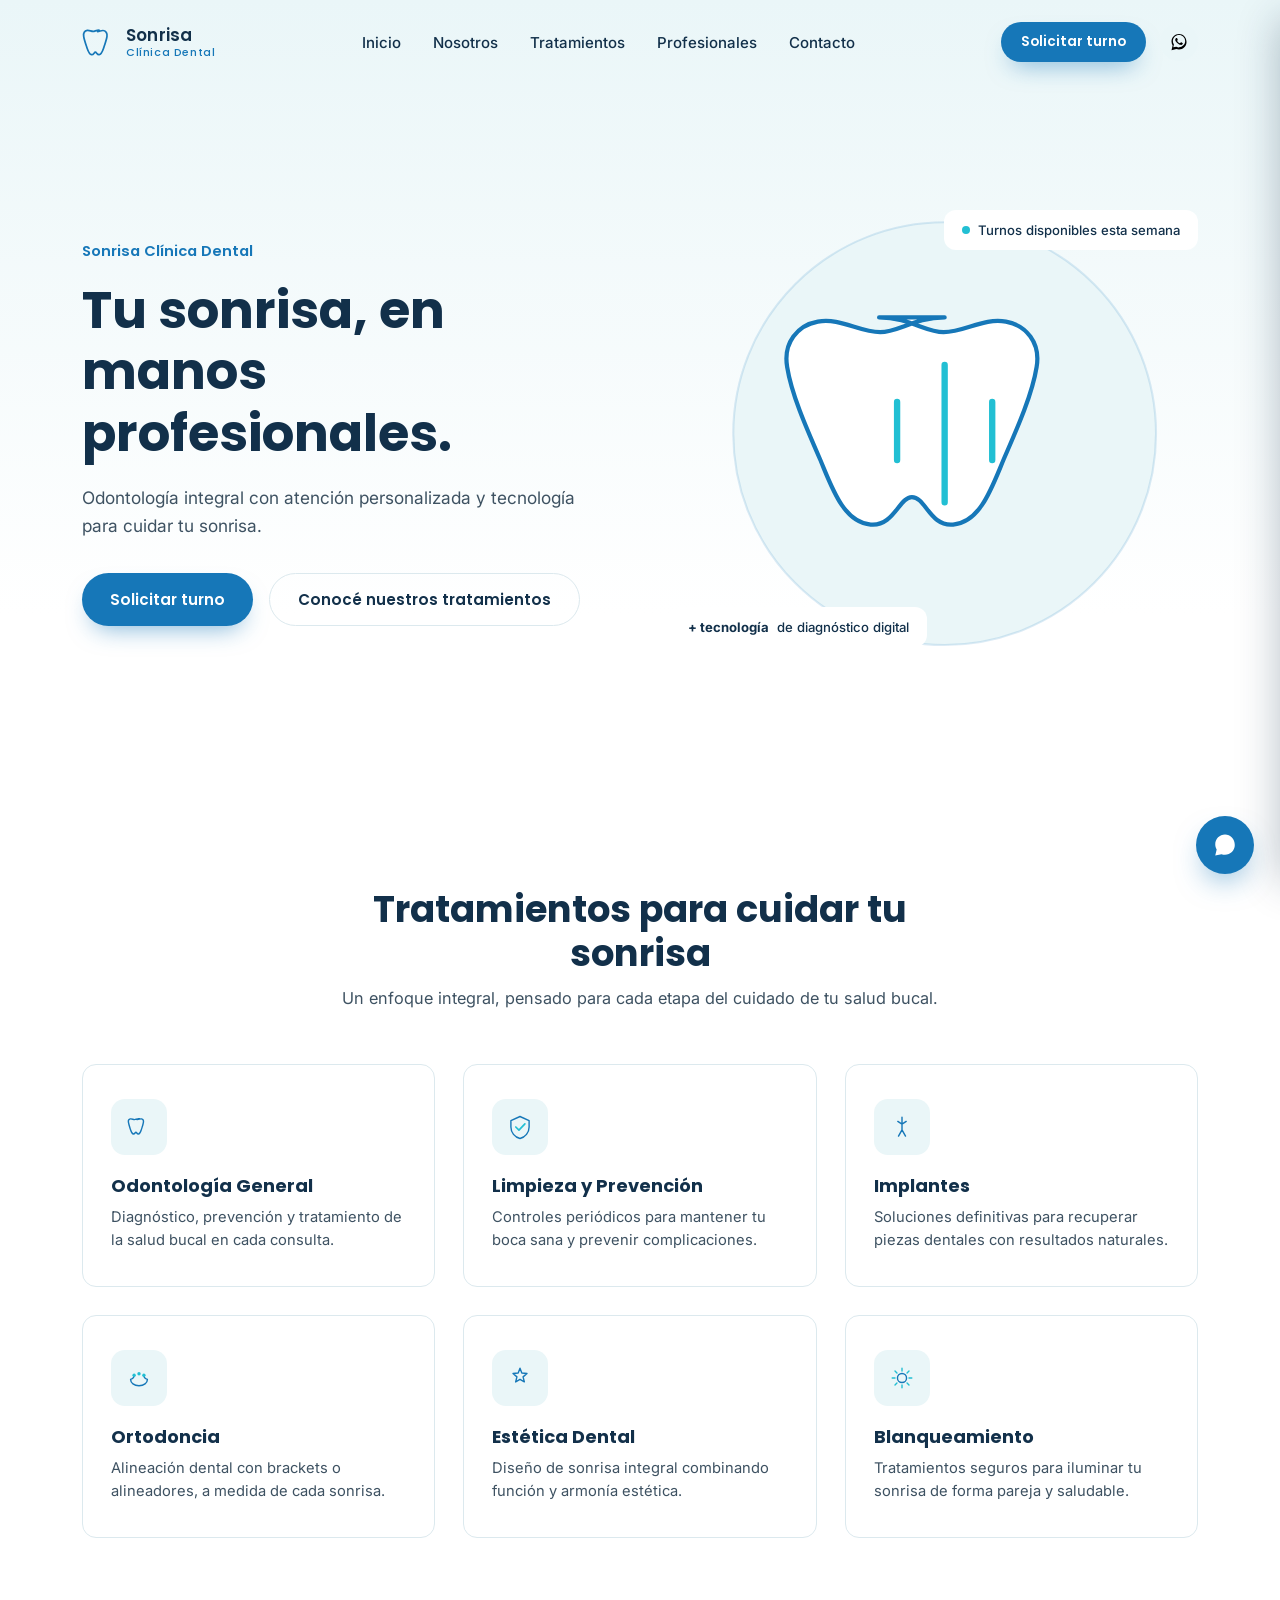
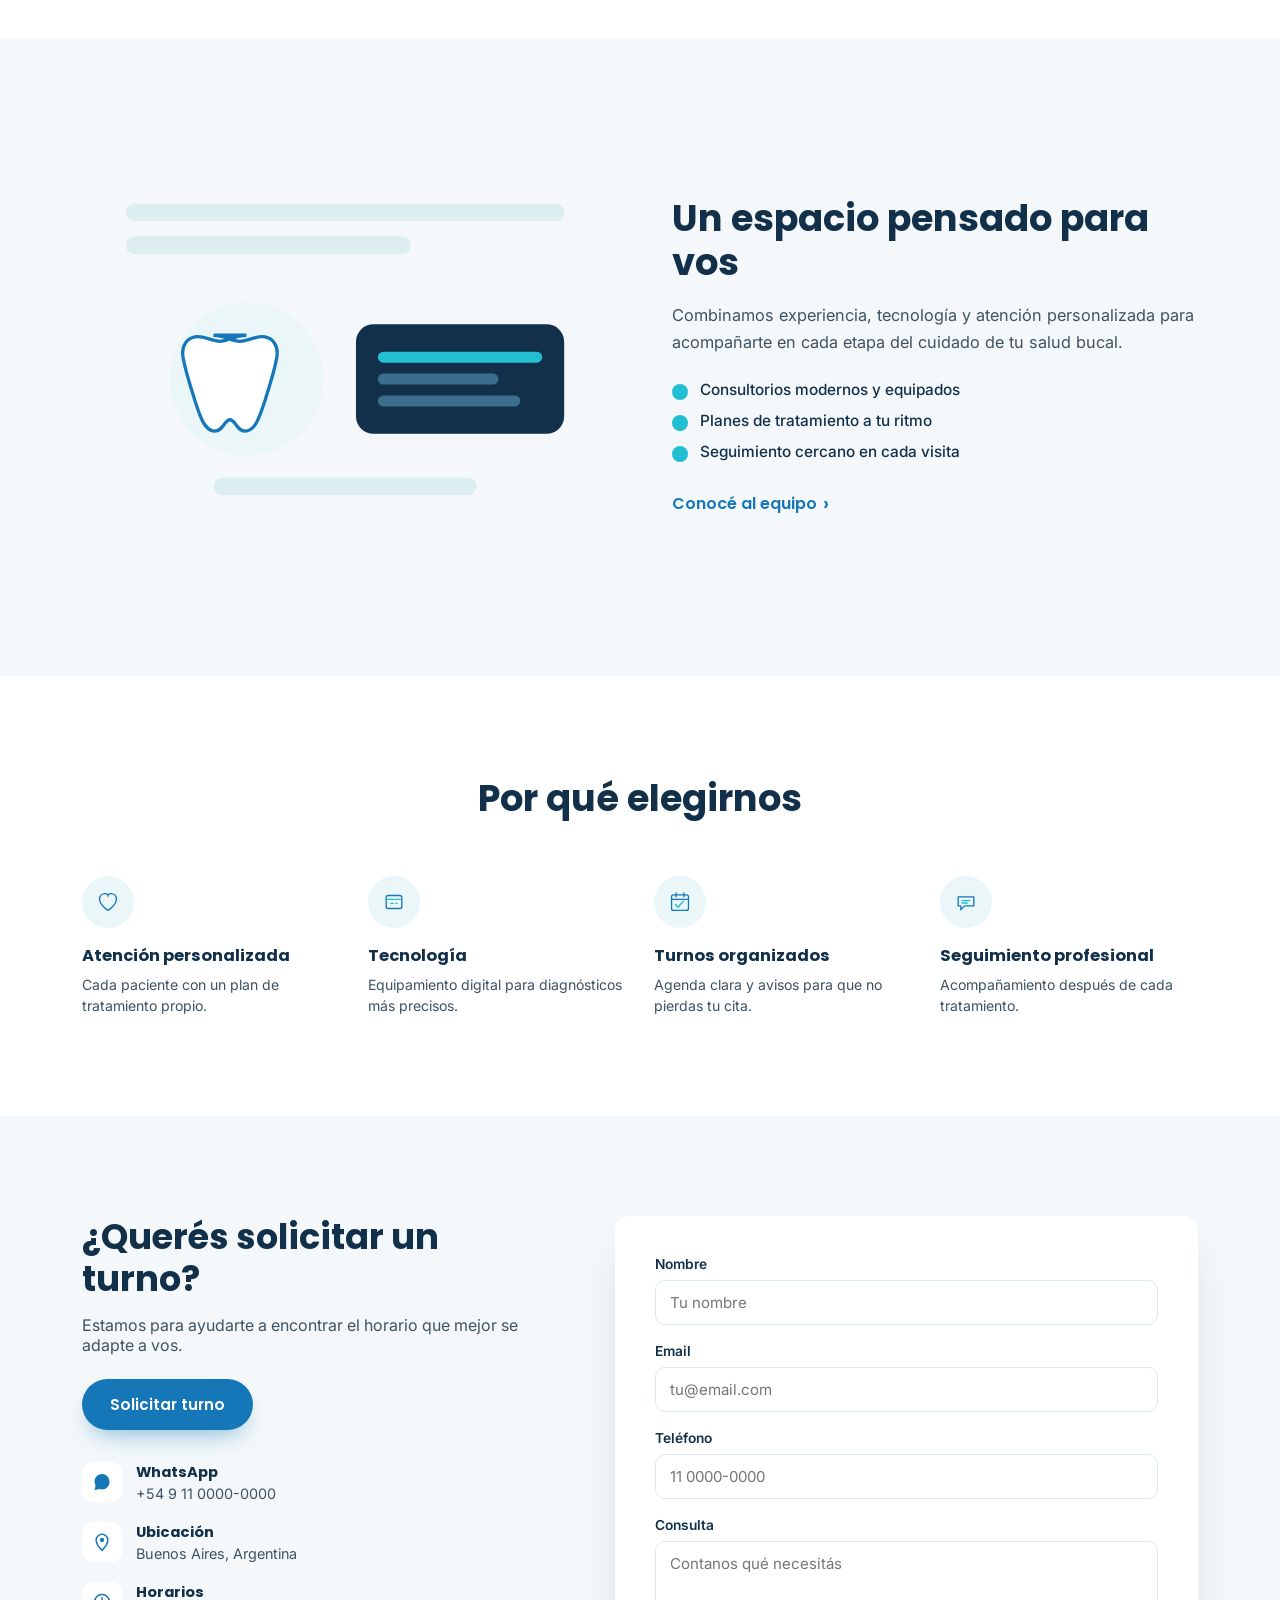
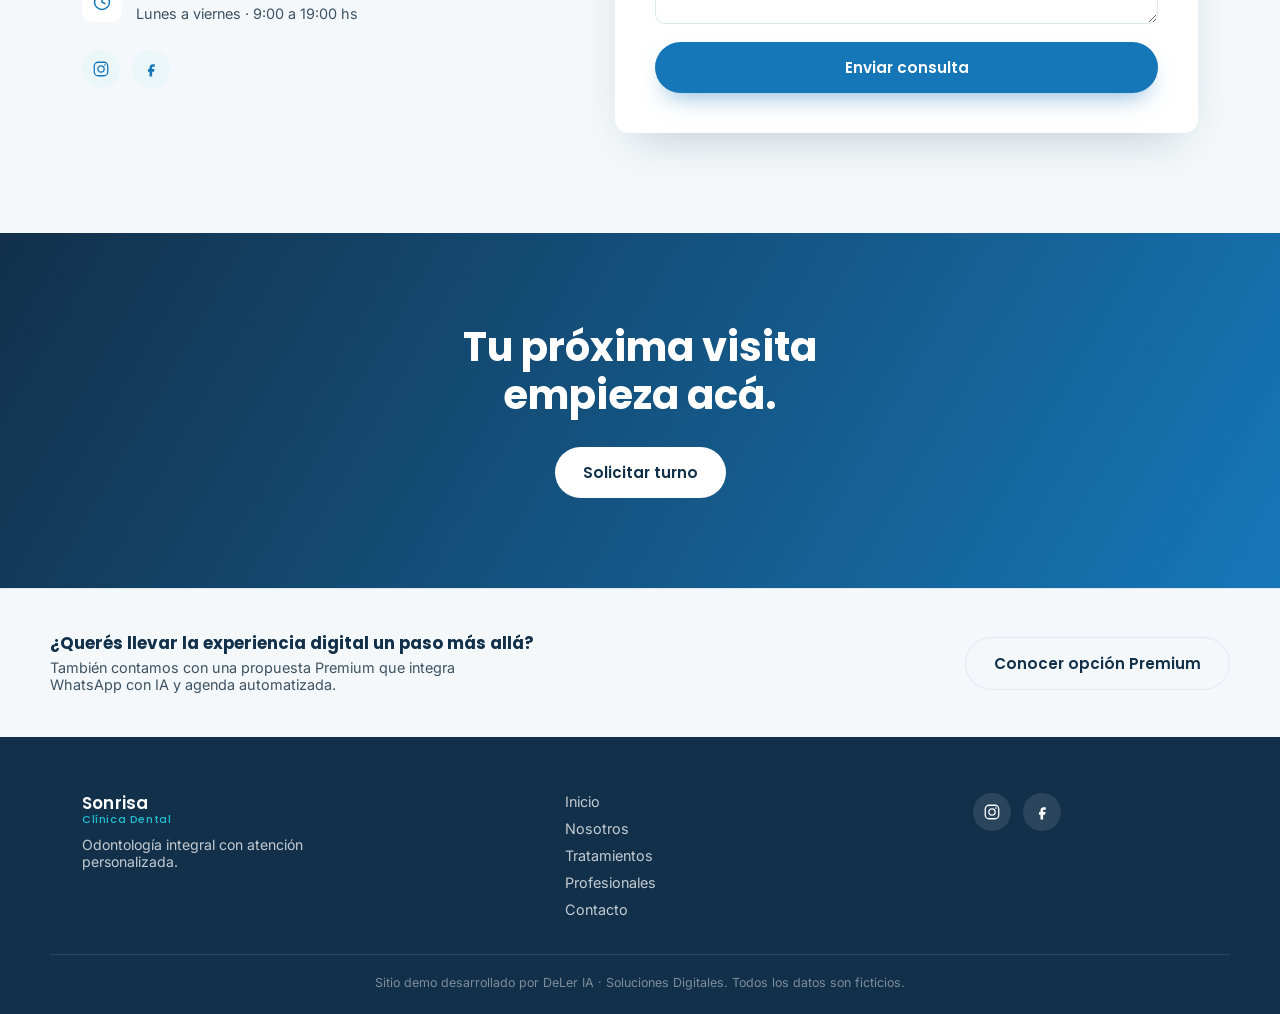
<file: index.html>
<!DOCTYPE html>
<html lang="es">
<head>
<meta charset="UTF-8">
<meta name="viewport" content="width=device-width, initial-scale=1.0">
<title>Sonrisa Clínica Dental — Odontología integral</title>
<link rel="preconnect" href="https://fonts.googleapis.com">
<link rel="preconnect" href="https://fonts.gstatic.com" crossorigin>
<link href="https://fonts.googleapis.com/css2?family=Poppins:wght@500;600;700&family=Inter:wght@400;500;600&display=swap" rel="stylesheet">
<link rel="stylesheet" href="style.css">
</head>
<body>

<!-- ============ HEADER ============ -->
<header class="site-header" id="siteHeader">
  <div class="header-inner">
    <a href="#inicio" class="logo">
      <span class="logo-mark">
        <svg viewBox="0 0 40 40" width="34" height="34" aria-hidden="true">
          <path d="M20 6c-3.2 0-5 1.6-7 1.6-2.3 0-4.4-1.6-6.8-1.2C3.2 6.9 1.5 9.8 2 13.4c.5 3.7 2 8 3.6 12.6 1.3 3.7 2.6 8.6 5.6 8.9 2.6.3 3.1-3 4.5-3 1.5 0 1.9 3.3 4.5 3 3-.3 4.3-5.2 5.6-8.9 1.6-4.6 3.1-8.9 3.6-12.6.5-3.6-1.2-6.5-4.2-6.9-2.4-.4-4.5 1.2-6.8 1.2z"
                fill="none" stroke="currentColor" stroke-width="2" stroke-linejoin="round"/>
        </svg>
      </span>
      <span class="logo-text">Sonrisa<em>Clínica Dental</em></span>
    </a>

    <nav class="main-nav" id="mainNav">
      <a href="#inicio">Inicio</a>
      <a href="#nosotros">Nosotros</a>
      <a href="#tratamientos">Tratamientos</a>
      <a href="#profesionales">Profesionales</a>
      <a href="#contacto">Contacto</a>
    </nav>

    <div class="header-actions">
      <a href="#contacto" class="btn btn-primary btn-sm">Solicitar turno</a>
      <a href="https://wa.me/5491100000000" target="_blank" rel="noopener" class="icon-btn whatsapp-header" aria-label="Escribinos por WhatsApp">
        <svg viewBox="0 0 32 32" width="20" height="20" aria-hidden="true"><path d="M16.02 3C9.4 3 4 8.36 4 15.02c0 2.35.64 4.55 1.76 6.44L4 29l7.72-1.7a11.9 11.9 0 0 0 4.3.79h.01c6.62 0 12.02-5.36 12.02-12.02C28.05 8.4 22.65 3 16.02 3zm0 21.8c-1.5 0-2.98-.4-4.27-1.16l-.3-.18-4.58 1 1.02-4.46-.2-.32a9.75 9.75 0 0 1-1.5-5.2c0-5.42 4.42-9.83 9.85-9.83 2.63 0 5.1 1.03 6.96 2.9a9.72 9.72 0 0 1 2.88 6.94c0 5.42-4.42 9.83-9.86 9.83zm5.4-7.36c-.3-.15-1.76-.87-2.03-.97-.27-.1-.47-.15-.67.15-.2.3-.77.97-.94 1.16-.17.2-.35.22-.65.07-.3-.15-1.25-.46-2.38-1.47-.88-.78-1.47-1.75-1.65-2.05-.17-.3-.02-.46.13-.6.14-.14.3-.35.45-.53.15-.17.2-.3.3-.5.1-.2.05-.37-.02-.52-.08-.15-.67-1.62-.92-2.22-.24-.58-.49-.5-.67-.5h-.57c-.2 0-.52.07-.79.37-.27.3-1.04 1.02-1.04 2.48 0 1.46 1.07 2.87 1.22 3.07.15.2 2.1 3.2 5.1 4.5.71.3 1.27.49 1.7.62.72.23 1.37.2 1.88.12.57-.09 1.76-.72 2.01-1.41.25-.7.25-1.29.17-1.41-.07-.12-.27-.2-.57-.35z"/></svg>
      </a>
    </div>

    <button class="hamburger" id="hamburgerBtn" aria-label="Abrir menú" aria-expanded="false">
      <span></span><span></span><span></span>
    </button>
  </div>
</header>

<!-- ============ MOBILE NAV OVERLAY ============ -->
<div class="mobile-nav" id="mobileNav">
  <a href="#inicio">Inicio</a>
  <a href="#nosotros">Nosotros</a>
  <a href="#tratamientos">Tratamientos</a>
  <a href="#profesionales">Profesionales</a>
  <a href="#contacto">Contacto</a>
  <a href="#contacto" class="btn btn-primary">Solicitar turno</a>
</div>

<main>

  <!-- ============ HERO ============ -->
  <section class="hero" id="inicio">
    <div class="hero-inner">
      <div class="hero-copy reveal">
        <p class="hero-kicker">Sonrisa Clínica Dental</p>
        <h1>Tu sonrisa, en manos profesionales.</h1>
        <p class="hero-text">Odontología integral con atención personalizada y tecnología para cuidar tu sonrisa.</p>
        <div class="hero-actions">
          <a href="#contacto" class="btn btn-primary">Solicitar turno</a>
          <a href="#tratamientos" class="btn btn-ghost">Conocé nuestros tratamientos</a>
        </div>
      </div>
      <div class="hero-visual reveal" aria-hidden="true">
        <div class="hero-blob"></div>
        <svg class="hero-illustration" viewBox="0 0 480 480" fill="none">
          <circle cx="240" cy="240" r="200" fill="#EAF6F8"/>
          <path d="M240 130c-28 0-44 14-61 14-20 0-38-14-59-10-19 3.4-33 20-29 43 4 25 17 55 31 87 11 26 22 60 48 62 22 2 27-26 39-26 13 0 17 28 39 26 26-2 37-36 48-62 14-32 27-62 31-87 4-23-10-39.6-29-43-21-4-39 10-59 10-17 0-33-14-61-14z"
                fill="#FFFFFF" stroke="#1677B8" stroke-width="4" stroke-linejoin="round"/>
          <path d="M240 175v130M195 210v55M285 210v55" stroke="#22BFD3" stroke-width="6" stroke-linecap="round"/>
          <circle cx="240" cy="240" r="200" fill="none" stroke="#1677B8" stroke-width="2" stroke-opacity="0.15"/>
        </svg>
        <div class="floating-card floating-card--top">
          <span class="dot"></span> Turnos disponibles esta semana
        </div>
        <div class="floating-card floating-card--bottom">
          <strong>+ tecnología</strong> de diagnóstico digital
        </div>
      </div>
    </div>
  </section>

  <!-- ============ TRATAMIENTOS ============ -->
  <section class="section" id="tratamientos">
    <div class="section-inner">
      <div class="section-heading reveal">
        <h2>Tratamientos para cuidar tu sonrisa</h2>
        <p>Un enfoque integral, pensado para cada etapa del cuidado de tu salud bucal.</p>
      </div>

      <div class="treatments-grid">
        <article class="treatment-card reveal">
          <span class="treatment-icon">
            <svg viewBox="0 0 40 40" width="28" height="28"><path d="M20 8c-3 0-4.6 1.4-6.4 1.4-2 0-3.8-1.4-6-1-1.7.3-3.1 1.9-2.8 4.3.4 3 1.6 6.6 2.8 10.3 1 3 2 6.9 4.4 7.1 2 .2 2.4-2.6 3.6-2.6 1.2 0 1.5 2.8 3.6 2.6 2.4-.2 3.4-4.1 4.4-7.1 1.2-3.7 2.4-6.9 2.8-10.3.3-2.4-1.1-3.9-2.8-4.3-2-.4-3.6 1-6 1S23 8 20 8z" fill="none" stroke="#1677B8" stroke-width="2" stroke-linejoin="round"/></svg>
          </span>
          <h3>Odontología General</h3>
          <p>Diagnóstico, prevención y tratamiento de la salud bucal en cada consulta.</p>
        </article>

        <article class="treatment-card reveal">
          <span class="treatment-icon">
            <svg viewBox="0 0 40 40" width="28" height="28"><path d="M20 5 33 11v9c0 8-5.5 14.7-13 16.5C12.5 34.7 7 28 7 20v-9l13-6Z" fill="none" stroke="#1677B8" stroke-width="2" stroke-linejoin="round"/><path d="M14 20l4.5 4.5L27 15.5" fill="none" stroke="#22BFD3" stroke-width="2.4" stroke-linecap="round" stroke-linejoin="round"/></svg>
          </span>
          <h3>Limpieza y Prevención</h3>
          <p>Controles periódicos para mantener tu boca sana y prevenir complicaciones.</p>
        </article>

        <article class="treatment-card reveal">
          <span class="treatment-icon">
            <svg viewBox="0 0 40 40" width="28" height="28"><path d="M20 6v10M14 12l6 4 6-4M20 16v8M15 33l5-9 5 9" fill="none" stroke="#1677B8" stroke-width="2" stroke-linecap="round" stroke-linejoin="round"/></svg>
          </span>
          <h3>Implantes</h3>
          <p>Soluciones definitivas para recuperar piezas dentales con resultados naturales.</p>
        </article>

        <article class="treatment-card reveal">
          <span class="treatment-icon">
            <svg viewBox="0 0 40 40" width="28" height="28"><path d="M8 22c3-1 5-3 5-6M32 22c-3-1-5-3-5-6M8 22c0 5 5 9 12 9s12-4 12-9" fill="none" stroke="#1677B8" stroke-width="2" stroke-linecap="round"/><circle cx="13" cy="16" r="2.4" fill="#22BFD3"/><circle cx="20" cy="14" r="2.4" fill="#22BFD3"/><circle cx="27" cy="16" r="2.4" fill="#22BFD3"/></svg>
          </span>
          <h3>Ortodoncia</h3>
          <p>Alineación dental con brackets o alineadores, a medida de cada sonrisa.</p>
        </article>

        <article class="treatment-card reveal">
          <span class="treatment-icon">
            <svg viewBox="0 0 40 40" width="28" height="28"><path d="M20 6l2.6 6.9 7.4.6-5.6 4.9 1.8 7.2L20 21.9 13.8 25.6l1.8-7.2-5.6-4.9 7.4-.6L20 6Z" fill="none" stroke="#1677B8" stroke-width="2" stroke-linejoin="round"/></svg>
          </span>
          <h3>Estética Dental</h3>
          <p>Diseño de sonrisa integral combinando función y armonía estética.</p>
        </article>

        <article class="treatment-card reveal">
          <span class="treatment-icon">
            <svg viewBox="0 0 40 40" width="28" height="28"><circle cx="20" cy="20" r="6.5" fill="none" stroke="#1677B8" stroke-width="2"/><path d="M20 6v4M20 30v4M6 20h4M30 20h4M10 10l2.8 2.8M27.2 27.2 30 30M30 10l-2.8 2.8M12.8 27.2 10 30" stroke="#22BFD3" stroke-width="2" stroke-linecap="round"/></svg>
          </span>
          <h3>Blanqueamiento</h3>
          <p>Tratamientos seguros para iluminar tu sonrisa de forma pareja y saludable.</p>
        </article>
      </div>
    </div>
  </section>

  <!-- ============ NOSOTROS ============ -->
  <section class="section section-alt" id="nosotros">
    <div class="section-inner about-grid">
      <div class="about-visual reveal" aria-hidden="true">
        <svg viewBox="0 0 480 400" width="100%">
          <rect x="0" y="0" width="480" height="400" rx="24" fill="#F4F8FA"/>
          <rect x="40" y="60" width="400" height="16" rx="8" fill="#DCEEF2"/>
          <rect x="40" y="90" width="260" height="16" rx="8" fill="#DCEEF2"/>
          <circle cx="150" cy="220" r="70" fill="#EAF6F8"/>
          <path d="M150 180c-11 0-17 5.5-24 5.5-8 0-15-5.5-23-4-7 1.3-12 7.6-11 17 1.6 12 6.4 26 11 41 4 12 8 27 17.5 28 8 .8 9.5-10.4 14.5-10.4 5 0 6.5 11.2 14.5 10.4 9.5-.9 13.5-16 17.5-28 4.6-15 9.4-29 11-41 1-9.4-4-15.7-11-17-8-1.5-15 4-23 4s-13-5.5-24-5.5z" fill="#FFFFFF" stroke="#1677B8" stroke-width="3"/>
          <rect x="250" y="170" width="190" height="100" rx="16" fill="#12304A"/>
          <rect x="270" y="195" width="150" height="10" rx="5" fill="#22BFD3"/>
          <rect x="270" y="215" width="110" height="10" rx="5" fill="#3A6E8C"/>
          <rect x="270" y="235" width="130" height="10" rx="5" fill="#3A6E8C"/>
          <rect x="120" y="310" width="240" height="16" rx="8" fill="#DCEEF2"/>
        </svg>
      </div>
      <div class="about-copy reveal">
        <h2>Un espacio pensado para vos</h2>
        <p>Combinamos experiencia, tecnología y atención personalizada para acompañarte en cada etapa del cuidado de tu salud bucal.</p>
        <ul class="about-list">
          <li>Consultorios modernos y equipados</li>
          <li>Planes de tratamiento a tu ritmo</li>
          <li>Seguimiento cercano en cada visita</li>
        </ul>
        <a href="#profesionales" class="link-arrow">Conocé al equipo</a>
      </div>
    </div>
  </section>

  <!-- ============ DIFERENCIALES ============ -->
  <section class="section" id="profesionales">
    <div class="section-inner">
      <div class="section-heading reveal">
        <h2>Por qué elegirnos</h2>
      </div>
      <div class="features-grid">
        <div class="feature-item reveal">
          <span class="feature-icon">
            <svg viewBox="0 0 40 40" width="26" height="26"><path d="M20 33s-13-8-13-17.5C7 10 11 7 15.5 7c2.7 0 4.6 1.4 4.5 4-.1-2.6 1.8-4 4.5-4C29 7 33 10 33 15.5 33 25 20 33 20 33Z" fill="none" stroke="#1677B8" stroke-width="2" stroke-linejoin="round"/></svg>
          </span>
          <h3>Atención personalizada</h3>
          <p>Cada paciente con un plan de tratamiento propio.</p>
        </div>
        <div class="feature-item reveal">
          <span class="feature-icon">
            <svg viewBox="0 0 40 40" width="26" height="26"><rect x="8" y="10" width="24" height="20" rx="3" fill="none" stroke="#1677B8" stroke-width="2"/><path d="M8 16h24M15 22h4M23 22h2" stroke="#22BFD3" stroke-width="2" stroke-linecap="round"/></svg>
          </span>
          <h3>Tecnología</h3>
          <p>Equipamiento digital para diagnósticos más precisos.</p>
        </div>
        <div class="feature-item reveal">
          <span class="feature-icon">
            <svg viewBox="0 0 40 40" width="26" height="26"><rect x="7" y="9" width="26" height="24" rx="3" fill="none" stroke="#1677B8" stroke-width="2"/><path d="M7 16h26M14 6v6M26 6v6" stroke="#1677B8" stroke-width="2" stroke-linecap="round"/><path d="M13 24l4 4 8-9" fill="none" stroke="#22BFD3" stroke-width="2.2" stroke-linecap="round" stroke-linejoin="round"/></svg>
          </span>
          <h3>Turnos organizados</h3>
          <p>Agenda clara y avisos para que no pierdas tu cita.</p>
        </div>
        <div class="feature-item reveal">
          <span class="feature-icon">
            <svg viewBox="0 0 40 40" width="26" height="26"><path d="M8 12h24v14H18l-6 6V26H8V12Z" fill="none" stroke="#1677B8" stroke-width="2" stroke-linejoin="round"/><path d="M14 18h12M14 21.5h8" stroke="#22BFD3" stroke-width="2" stroke-linecap="round"/></svg>
          </span>
          <h3>Seguimiento profesional</h3>
          <p>Acompañamiento después de cada tratamiento.</p>
        </div>
      </div>
    </div>
  </section>

  <!-- ============ CONTACTO ============ -->
  <section class="section section-contact" id="contacto">
    <div class="section-inner contact-grid">
      <div class="contact-info reveal">
        <h2>¿Querés solicitar un turno?</h2>
        <p>Estamos para ayudarte a encontrar el horario que mejor se adapte a vos.</p>
        <a href="#contactForm" class="btn btn-primary contact-cta">Solicitar turno</a>

        <div class="info-item">
          <span class="info-icon">
            <svg viewBox="0 0 32 32" width="20" height="20"><path d="M16.02 3C9.4 3 4 8.36 4 15.02c0 2.35.64 4.55 1.76 6.44L4 29l7.72-1.7a11.9 11.9 0 0 0 4.3.79h.01c6.62 0 12.02-5.36 12.02-12.02C28.05 8.4 22.65 3 16.02 3z" fill="#1677B8"/></svg>
          </span>
          <div><strong>WhatsApp</strong><span>+54 9 11 0000-0000</span></div>
        </div>
        <div class="info-item">
          <span class="info-icon">
            <svg viewBox="0 0 24 24" width="20" height="20"><path d="M12 22s7-6.6 7-12.3A7 7 0 0 0 5 9.7C5 15.4 12 22 12 22Z" fill="none" stroke="#1677B8" stroke-width="1.8"/><circle cx="12" cy="9.6" r="2.6" fill="#1677B8"/></svg>
          </span>
          <div><strong>Ubicación</strong><span>Buenos Aires, Argentina</span></div>
        </div>
        <div class="info-item">
          <span class="info-icon">
            <svg viewBox="0 0 24 24" width="20" height="20"><circle cx="12" cy="12" r="9" fill="none" stroke="#1677B8" stroke-width="1.8"/><path d="M12 7v5l3.5 2" fill="none" stroke="#1677B8" stroke-width="1.8" stroke-linecap="round"/></svg>
          </span>
          <div><strong>Horarios</strong><span>Lunes a viernes · 9:00 a 19:00 hs</span></div>
        </div>

        <div class="social-row">
          <a href="#" aria-label="Instagram" class="icon-btn">
            <svg viewBox="0 0 24 24" width="18" height="18"><rect x="3" y="3" width="18" height="18" rx="5" fill="none" stroke="currentColor" stroke-width="1.7"/><circle cx="12" cy="12" r="4.2" fill="none" stroke="currentColor" stroke-width="1.7"/><circle cx="17.2" cy="6.8" r="1.1" fill="currentColor"/></svg>
          </a>
          <a href="#" aria-label="Facebook" class="icon-btn">
            <svg viewBox="0 0 24 24" width="18" height="18"><path d="M14 9h3V5.5h-3c-2.2 0-4 1.8-4 4V12H8v3.5h2V22h3.5v-6.5H16l.7-3.5h-3.2V9.6c0-.4.2-.6.5-.6Z" fill="currentColor"/></svg>
          </a>
        </div>
      </div>

      <form class="contact-form reveal" id="contactForm">
        <div class="form-row">
          <label for="fname">Nombre</label>
          <input type="text" id="fname" name="fname" placeholder="Tu nombre" required>
        </div>
        <div class="form-row">
          <label for="femail">Email</label>
          <input type="email" id="femail" name="femail" placeholder="tu@email.com" required>
        </div>
        <div class="form-row">
          <label for="ftel">Teléfono</label>
          <input type="tel" id="ftel" name="ftel" placeholder="11 0000-0000">
        </div>
        <div class="form-row">
          <label for="fmsg">Consulta</label>
          <textarea id="fmsg" name="fmsg" rows="3" placeholder="Contanos qué necesitás"></textarea>
        </div>
        <button type="submit" class="btn btn-primary btn-block">Enviar consulta</button>
        <p class="form-success" id="formSuccess">Gracias. Recibimos tu consulta.</p>
      </form>
    </div>
  </section>

  <!-- ============ CTA FINAL ============ -->
  <section class="cta-final reveal">
    <h2>Tu próxima visita empieza acá.</h2>
    <a href="#contacto" class="btn btn-cta">Solicitar turno</a>
  </section>

  <!-- ============ CTA PREMIUM (discreto) ============ -->
  <section class="premium-teaser reveal">
    <div class="premium-teaser-inner">
      <div>
        <h3>¿Querés llevar la experiencia digital un paso más allá?</h3>
        <p>También contamos con una propuesta Premium que integra WhatsApp con IA y agenda automatizada.</p>
      </div>
      <a href="../aurea-dental/" class="btn btn-ghost premium-teaser-btn">Conocer opción Premium</a>
    </div>
  </section>

</main>

<!-- ============ FOOTER ============ -->
<footer class="site-footer">
  <div class="footer-inner">
    <div class="footer-brand">
      <span class="logo-text logo-text--light">Sonrisa<em>Clínica Dental</em></span>
      <p>Odontología integral con atención personalizada.</p>
    </div>
    <nav class="footer-nav">
      <a href="#inicio">Inicio</a>
      <a href="#nosotros">Nosotros</a>
      <a href="#tratamientos">Tratamientos</a>
      <a href="#profesionales">Profesionales</a>
      <a href="#contacto">Contacto</a>
    </nav>
    <div class="footer-social">
      <a href="#" aria-label="Instagram" class="icon-btn icon-btn--light">
        <svg viewBox="0 0 24 24" width="18" height="18"><rect x="3" y="3" width="18" height="18" rx="5" fill="none" stroke="currentColor" stroke-width="1.7"/><circle cx="12" cy="12" r="4.2" fill="none" stroke="currentColor" stroke-width="1.7"/><circle cx="17.2" cy="6.8" r="1.1" fill="currentColor"/></svg>
      </a>
      <a href="#" aria-label="Facebook" class="icon-btn icon-btn--light">
        <svg viewBox="0 0 24 24" width="18" height="18"><path d="M14 9h3V5.5h-3c-2.2 0-4 1.8-4 4V12H8v3.5h2V22h3.5v-6.5H16l.7-3.5h-3.2V9.6c0-.4.2-.6.5-.6Z" fill="currentColor"/></svg>
      </a>
    </div>
  </div>
  <p class="footer-fine">Sitio demo desarrollado por DeLer IA · Soluciones Digitales. Todos los datos son ficticios.</p>
</footer>

<!-- ============ POPUP ============ -->
<div class="popup-overlay" id="popupOverlay">
  <div class="popup-card">
    <button class="popup-close" id="popupClose" aria-label="Cerrar">&times;</button>
    <h3>¿Querés solicitar un turno?</h3>
    <p>Estamos para ayudarte.</p>
    <div class="popup-actions">
      <a href="#contacto" class="btn btn-primary" id="popupCta">Solicitar turno</a>
      <button class="btn btn-ghost" id="popupDismiss">Ahora no</button>
    </div>
  </div>
</div>

<!-- ============ CHAT WIDGET ============ -->
<div class="chat-widget">
  <div class="chat-window" id="chatWindow">
    <div class="chat-header">
      <span>Sonrisa Clínica Dental</span>
      <button id="chatClose" aria-label="Cerrar chat">&times;</button>
    </div>
    <div class="chat-body" id="chatBody"></div>
    <div class="chat-typing" id="chatTyping"><span></span><span></span><span></span></div>
    <div class="chat-cta" id="chatCta">
      <a href="#contacto" class="btn btn-primary btn-block btn-sm" id="chatCtaBtn">Solicitar turno</a>
    </div>
  </div>
  <button class="chat-toggle" id="chatToggle" aria-label="Abrir chat">
    <span class="chat-tooltip">¿Necesitás ayuda?</span>
    <svg viewBox="0 0 32 32" width="26" height="26"><path d="M16.02 3C9.4 3 4 8.36 4 15.02c0 2.35.64 4.55 1.76 6.44L4 29l7.72-1.7a11.9 11.9 0 0 0 4.3.79h.01c6.62 0 12.02-5.36 12.02-12.02C28.05 8.4 22.65 3 16.02 3z" fill="currentColor"/></svg>
  </button>
</div>

<script src="script.js"></script>
</body>
</html>
</file>
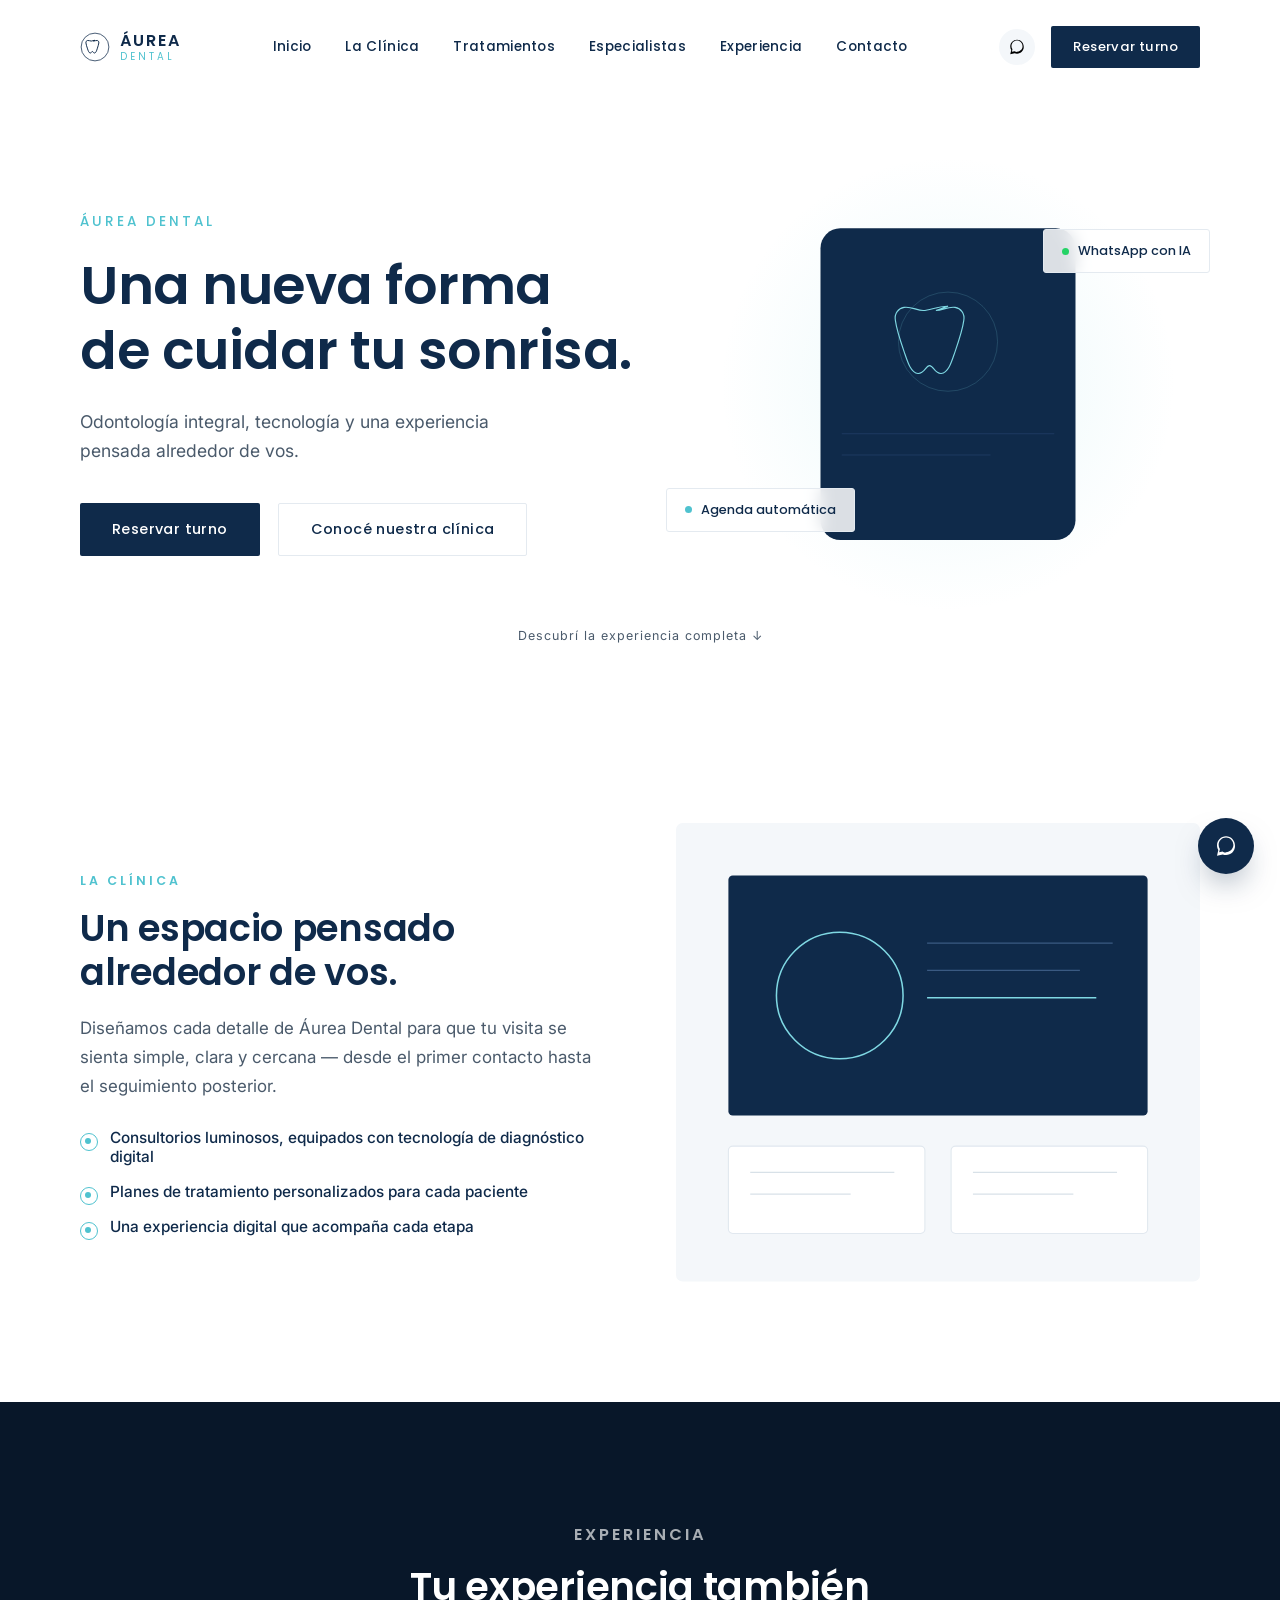
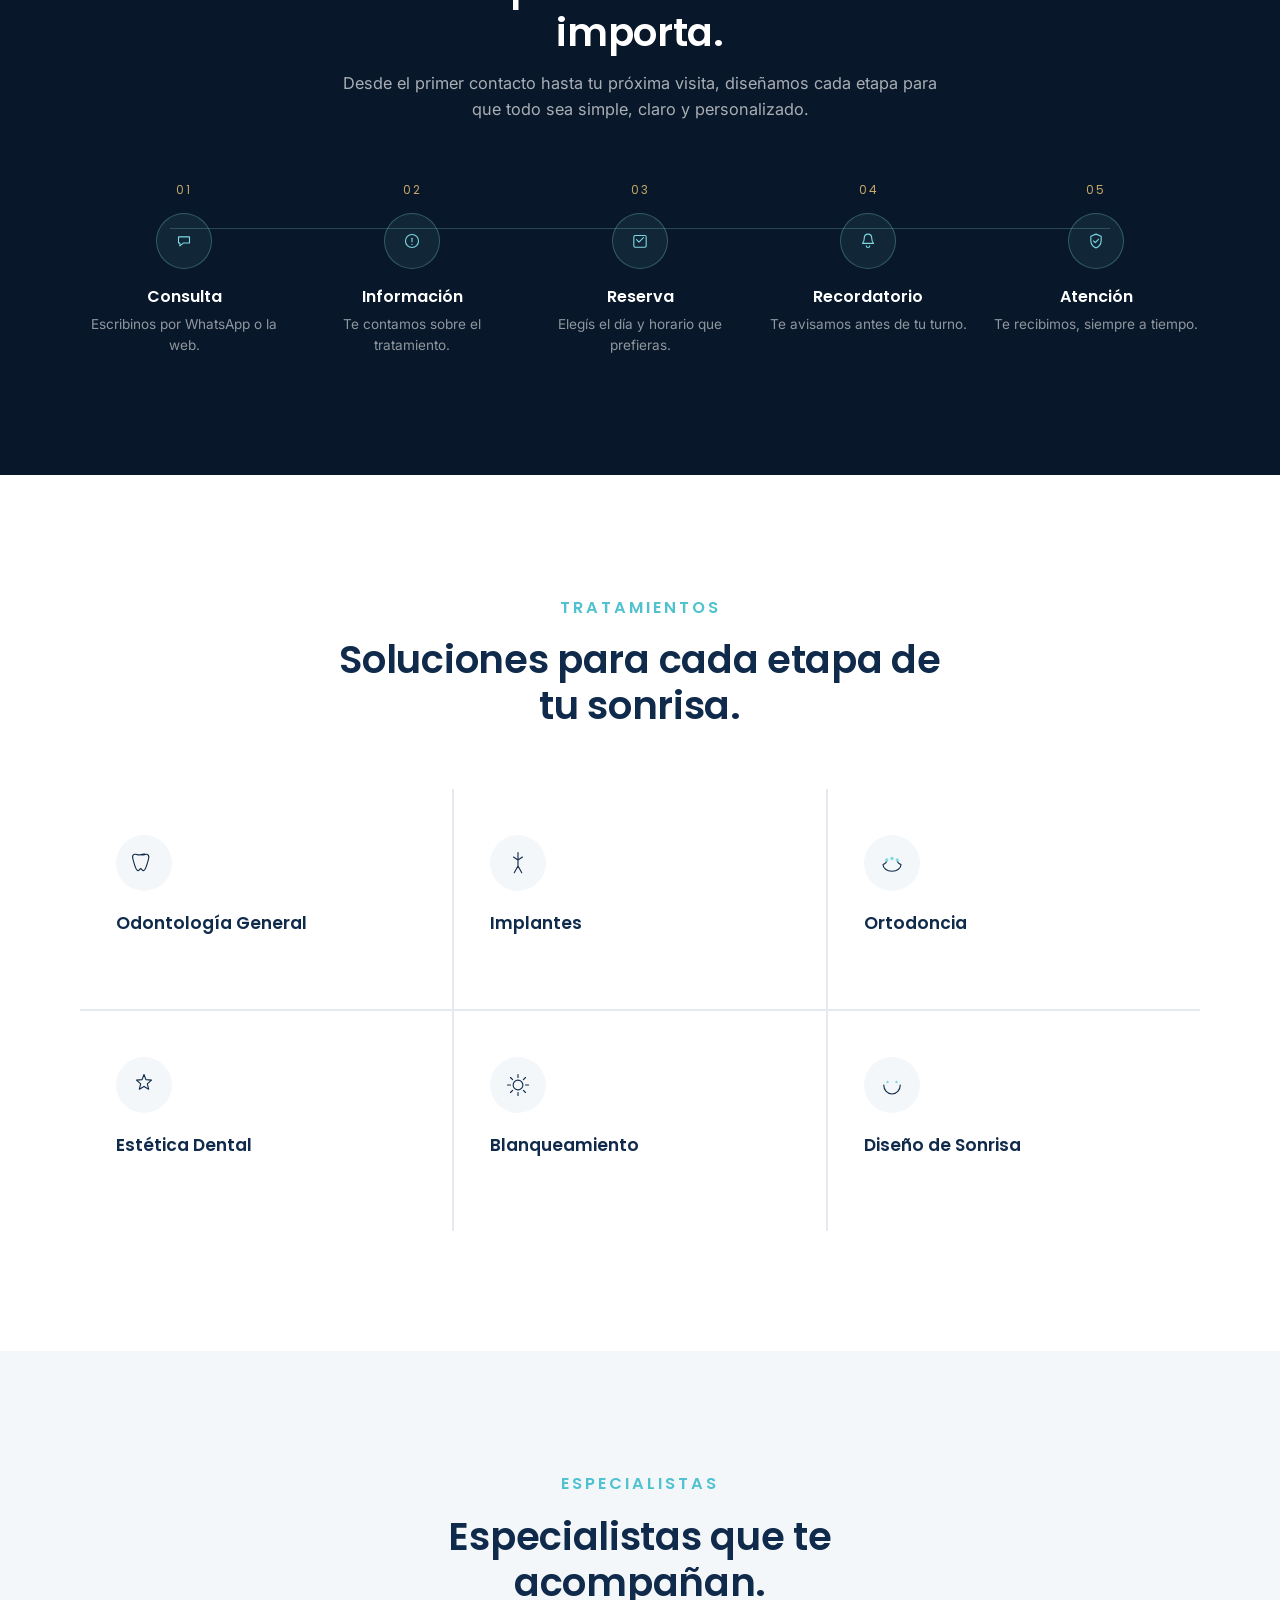
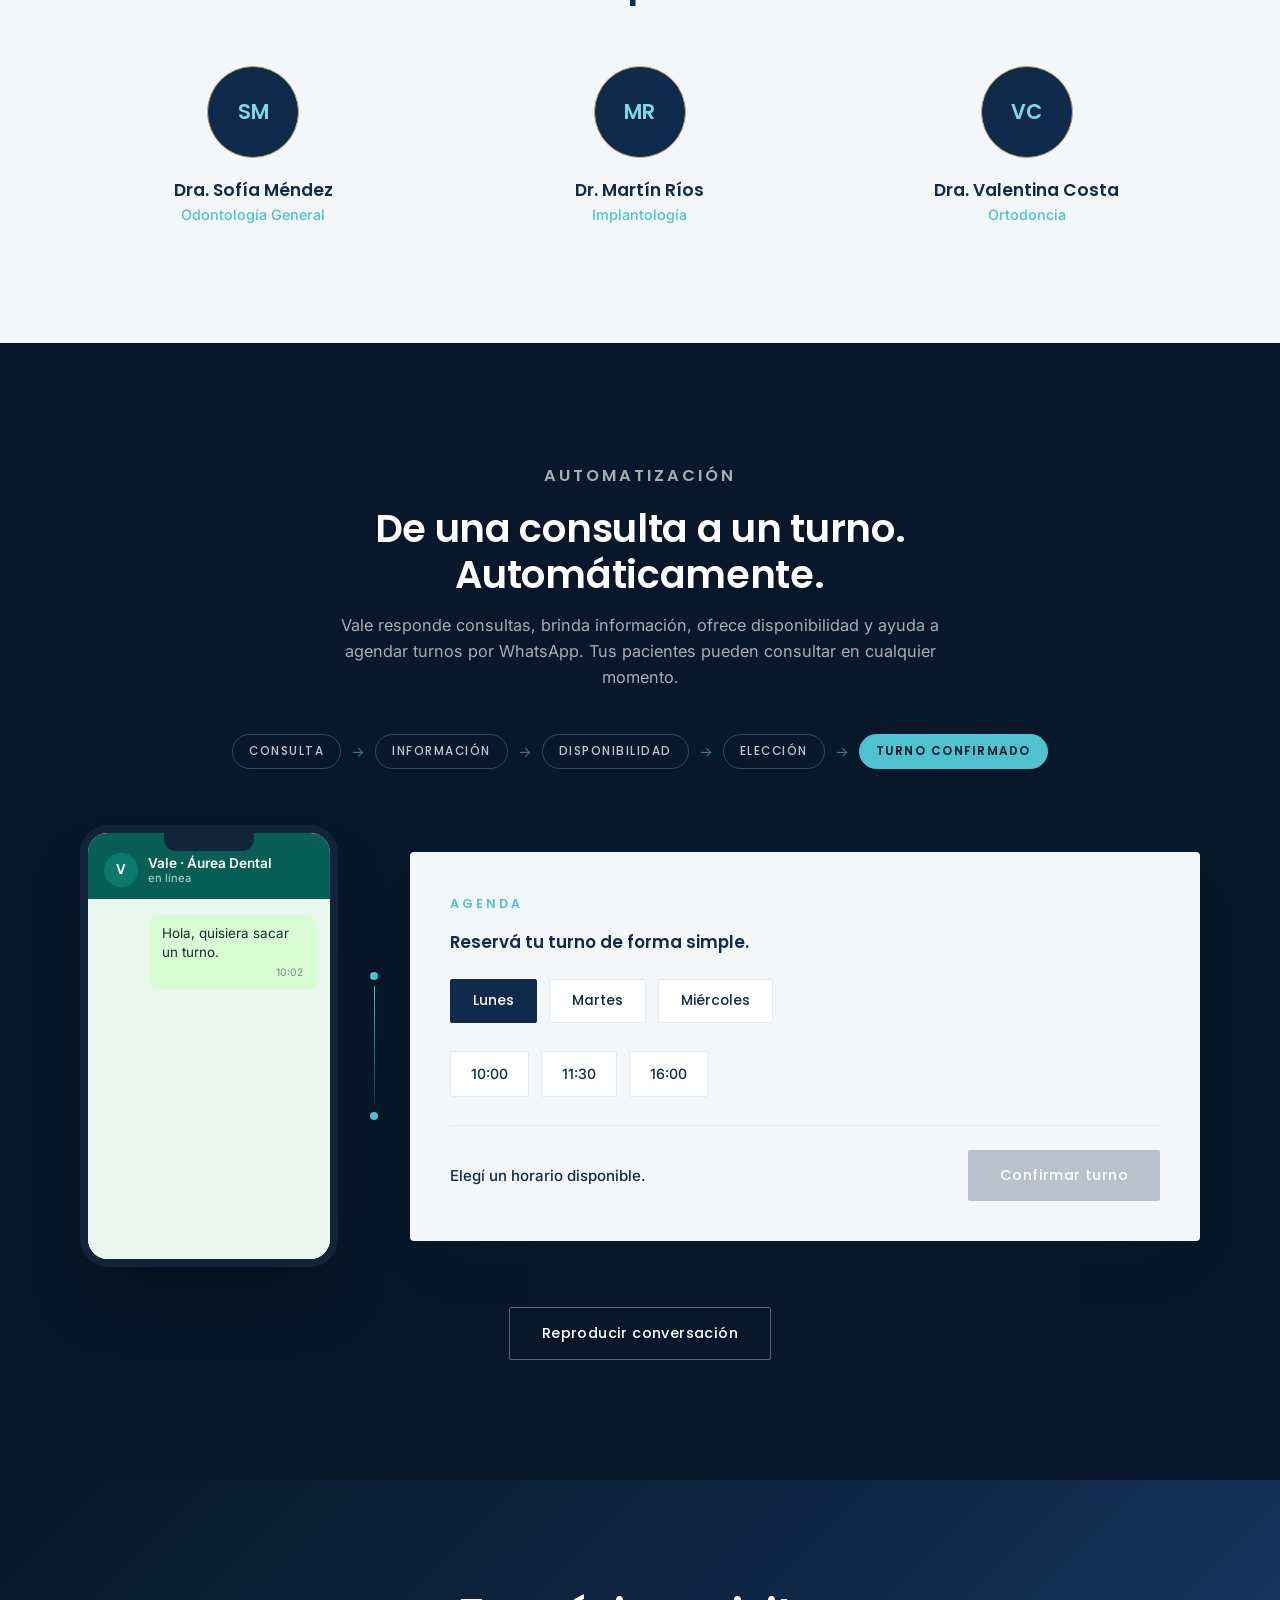
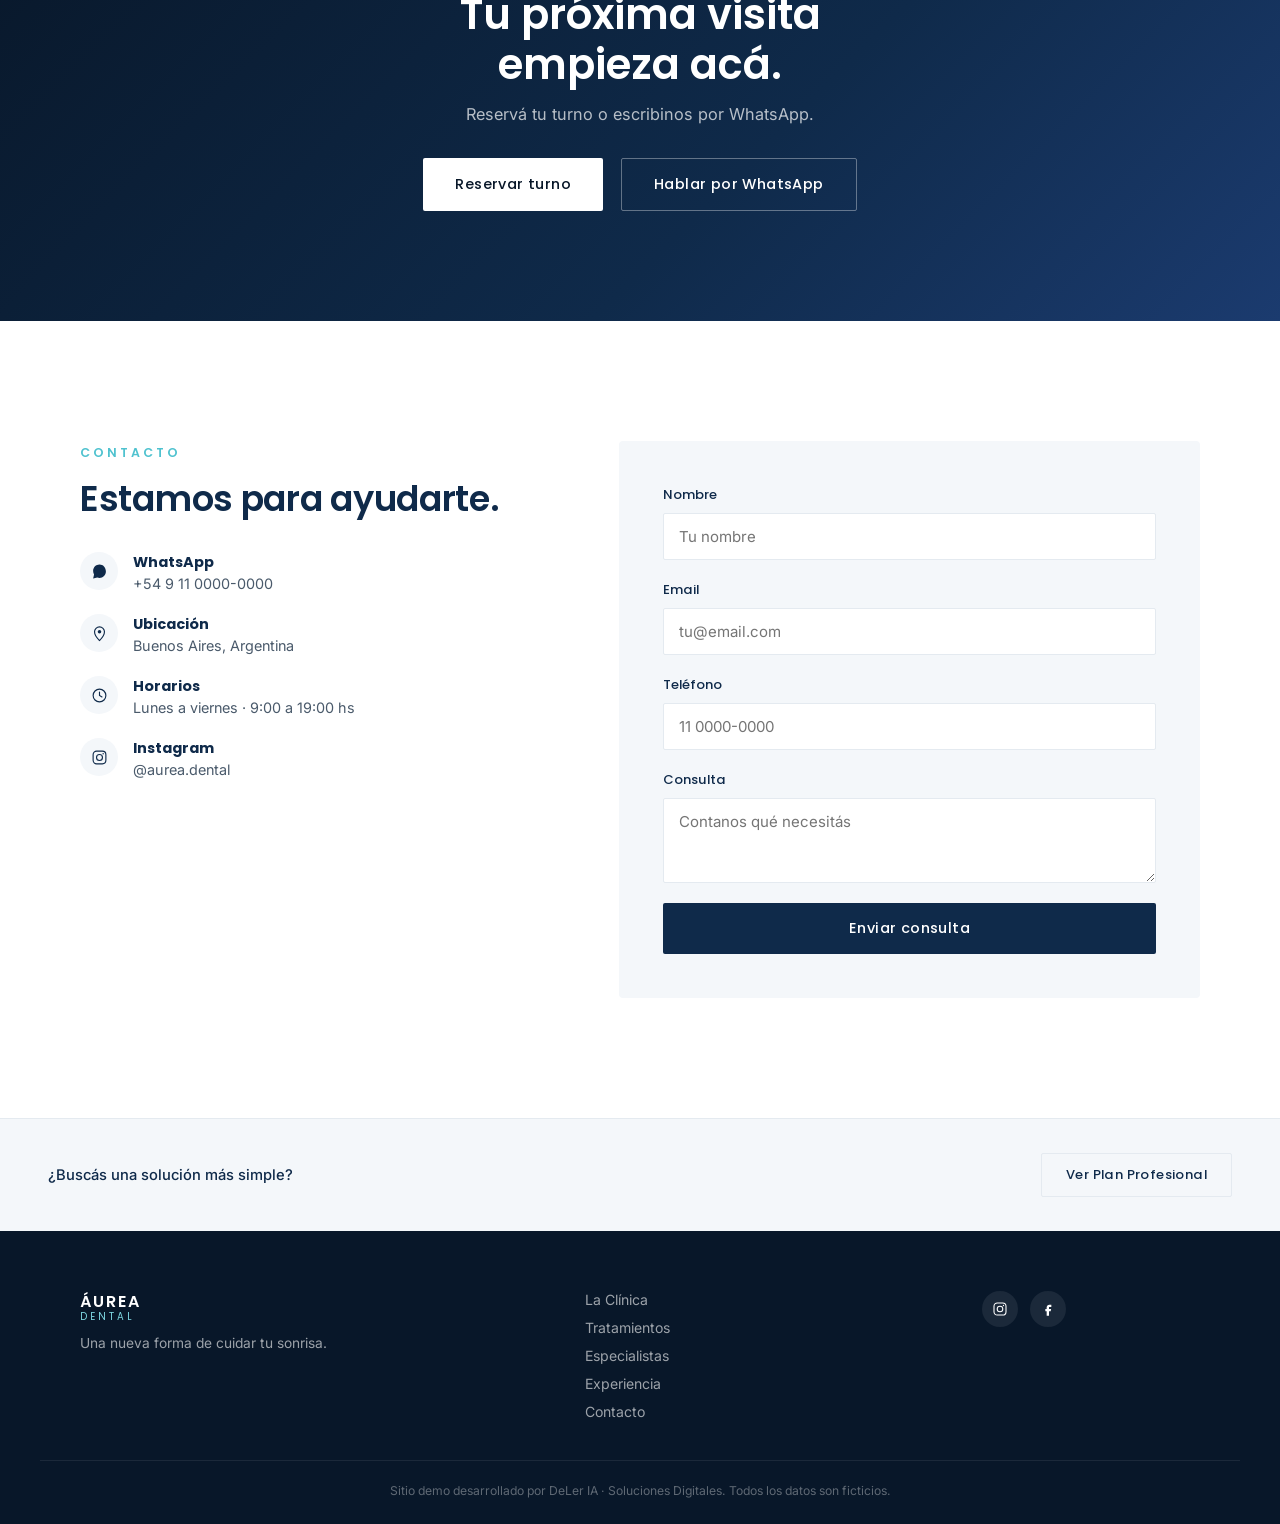
<file: aurea-dental/index.html>
<!DOCTYPE html>
<html lang="es">
<head>
<meta charset="UTF-8">
<meta name="viewport" content="width=device-width, initial-scale=1.0">
<title>Áurea Dental — Una nueva forma de cuidar tu sonrisa</title>
<link rel="preconnect" href="https://fonts.googleapis.com">
<link rel="preconnect" href="https://fonts.gstatic.com" crossorigin>
<link href="https://fonts.googleapis.com/css2?family=Poppins:wght@400;500;600;700&family=Inter:wght@400;500;600&display=swap" rel="stylesheet">
<link rel="stylesheet" href="style.css">
</head>
<body>

<!-- ============ HEADER ============ -->
<header class="site-header" id="siteHeader">
  <div class="header-inner">
    <a href="#inicio" class="logo">
      <span class="logo-mark">
        <svg viewBox="0 0 40 40" width="30" height="30" aria-hidden="true">
          <circle cx="20" cy="20" r="18.5" fill="none" stroke="currentColor" stroke-width="1"/>
          <path d="M20 11c-2.3 0-3.6 1.1-5 1.1-1.6 0-3.1-1.1-4.9-.8-1.4.2-2.5 1.5-2.2 3.3.3 2.3 1.2 5 2.2 7.9.8 2.3 1.6 5.3 3.5 5.5 1.6.1 2-2 2.9-2 1 0 1.3 2.1 2.9 2 2-.2 2.7-3.2 3.5-5.5.9-2.9 1.9-5.6 2.2-7.9.3-1.8-.8-3.1-2.2-3.3-1.7-.3-3.3.8-4.9.8z" fill="none" stroke="currentColor" stroke-width="1.3" stroke-linejoin="round"/>
        </svg>
      </span>
      <span class="logo-text">ÁUREA<em>DENTAL</em></span>
    </a>

    <nav class="main-nav" id="mainNav">
      <a href="#inicio">Inicio</a>
      <a href="#clinica">La Clínica</a>
      <a href="#tratamientos">Tratamientos</a>
      <a href="#especialistas">Especialistas</a>
      <a href="#experiencia">Experiencia</a>
      <a href="#contacto">Contacto</a>
    </nav>

    <div class="header-actions">
      <a href="https://wa.me/5491100000000" target="_blank" rel="noopener" class="icon-btn" aria-label="Escribinos por WhatsApp">
        <svg viewBox="0 0 32 32" width="18" height="18" aria-hidden="true"><path d="M16.02 3C9.4 3 4 8.36 4 15.02c0 2.35.64 4.55 1.76 6.44L4 29l7.72-1.7a11.9 11.9 0 0 0 4.3.79h.01c6.62 0 12.02-5.36 12.02-12.02C28.05 8.4 22.65 3 16.02 3zm0 21.8c-1.5 0-2.98-.4-4.27-1.16l-.3-.18-4.58 1 1.02-4.46-.2-.32a9.75 9.75 0 0 1-1.5-5.2c0-5.42 4.42-9.83 9.85-9.83 2.63 0 5.1 1.03 6.96 2.9a9.72 9.72 0 0 1 2.88 6.94c0 5.42-4.42 9.83-9.86 9.83z"/></svg>
      </a>
      <a href="#agenda" class="btn btn-primary btn-sm">Reservar turno</a>
    </div>

    <button class="hamburger" id="hamburgerBtn" aria-label="Abrir menú" aria-expanded="false">
      <span></span><span></span><span></span>
    </button>
  </div>
</header>

<div class="mobile-nav" id="mobileNav">
  <a href="#inicio">Inicio</a>
  <a href="#clinica">La Clínica</a>
  <a href="#tratamientos">Tratamientos</a>
  <a href="#especialistas">Especialistas</a>
  <a href="#experiencia">Experiencia</a>
  <a href="#contacto">Contacto</a>
  <a href="#agenda" class="btn btn-primary">Reservar turno</a>
</div>

<main>

  <!-- ============ HERO ============ -->
  <section class="hero" id="inicio">
    <div class="hero-inner">
      <div class="hero-copy reveal">
        <p class="hero-kicker">Áurea Dental</p>
        <h1>Una nueva forma<br>de cuidar tu sonrisa.</h1>
        <p class="hero-text">Odontología integral, tecnología y una experiencia pensada alrededor de vos.</p>
        <div class="hero-actions">
          <a href="#agenda" class="btn btn-primary">Reservar turno</a>
          <a href="#clinica" class="btn btn-ghost">Conocé nuestra clínica</a>
        </div>
      </div>

      <div class="hero-visual reveal" aria-hidden="true">
        <div class="hero-glow"></div>
        <svg class="hero-illustration" viewBox="0 0 480 520" fill="none">
          <rect x="60" y="40" width="360" height="440" rx="28" fill="#0F2A4A"/>
          <path d="M240 150c-16 0-25 6-35 6-9 0-17-6-27-4.4-8 1.2-14 8.4-12.3 18.4 1.7 12.8 6.7 27.9 12.3 44 4.5 13 9 30 19.6 30.9 8.9.8 11-11 16.4-11 5.5 0 7.5 11.8 16.4 11 10.6-.9 15.1-17.9 19.6-30.9 5.6-16.1 10.6-31.2 12.3-44 1.7-10-4.3-17.2-12.3-18.4-10-1.6-18 4.4-27 4.4z"
                fill="none" stroke="#7FD8E3" stroke-width="1.6"/>
          <circle cx="240" cy="200" r="70" fill="none" stroke="#7FD8E3" stroke-opacity="0.25" stroke-width="1"/>
          <line x1="90" y1="330" x2="390" y2="330" stroke="#22406B" stroke-width="1"/>
          <line x1="90" y1="360" x2="300" y2="360" stroke="#22406B" stroke-width="1"/>
        </svg>
        <div class="glass-badge glass-badge--top">
          <span class="badge-dot"></span> WhatsApp con IA
        </div>
        <div class="glass-badge glass-badge--bottom">
          <span class="badge-dot badge-dot--alt"></span> Agenda automática
        </div>
      </div>
    </div>
    <div class="hero-scroll-hint reveal">Descubrí la experiencia completa ↓</div>
  </section>

  <!-- ============ LA CLINICA ============ -->
  <section class="section" id="clinica">
    <div class="section-inner about-grid">
      <div class="about-copy reveal">
        <p class="eyebrow">La Clínica</p>
        <h2>Un espacio pensado alrededor de vos.</h2>
        <p class="lead">Diseñamos cada detalle de Áurea Dental para que tu visita se sienta simple, clara y cercana — desde el primer contacto hasta el seguimiento posterior.</p>
        <ul class="check-list">
          <li>Consultorios luminosos, equipados con tecnología de diagnóstico digital</li>
          <li>Planes de tratamiento personalizados para cada paciente</li>
          <li>Una experiencia digital que acompaña cada etapa</li>
        </ul>
      </div>
      <div class="about-visual reveal" aria-hidden="true">
        <svg viewBox="0 0 480 420" width="100%">
          <rect x="0" y="0" width="480" height="420" rx="6" fill="#F4F7FA"/>
          <rect x="48" y="48" width="384" height="220" rx="4" fill="#0F2A4A"/>
          <circle cx="150" cy="158" r="58" fill="none" stroke="#7FD8E3" stroke-width="1.4"/>
          <line x1="230" y1="110" x2="400" y2="110" stroke="#3A5A82" stroke-width="1"/>
          <line x1="230" y1="135" x2="370" y2="135" stroke="#3A5A82" stroke-width="1"/>
          <line x1="230" y1="160" x2="385" y2="160" stroke="#7FD8E3" stroke-width="1.4"/>
          <rect x="48" y="296" width="180" height="80" rx="4" fill="#FFFFFF" stroke="#E1E8EF"/>
          <rect x="252" y="296" width="180" height="80" rx="4" fill="#FFFFFF" stroke="#E1E8EF"/>
          <line x1="68" y1="320" x2="200" y2="320" stroke="#D8E1E8" stroke-width="1"/>
          <line x1="68" y1="340" x2="160" y2="340" stroke="#D8E1E8" stroke-width="1"/>
          <line x1="272" y1="320" x2="404" y2="320" stroke="#D8E1E8" stroke-width="1"/>
          <line x1="272" y1="340" x2="364" y2="340" stroke="#D8E1E8" stroke-width="1"/>
        </svg>
      </div>
    </div>
  </section>

  <!-- ============ EXPERIENCIA (journey) ============ -->
  <section class="section section-dark" id="experiencia">
    <div class="section-inner">
      <div class="section-heading section-heading--light reveal">
        <p class="eyebrow eyebrow--light">Experiencia</p>
        <h2>Tu experiencia también importa.</h2>
        <p>Desde el primer contacto hasta tu próxima visita, diseñamos cada etapa para que todo sea simple, claro y personalizado.</p>
      </div>

      <div class="journey">
        <div class="journey-line" aria-hidden="true"></div>
        <div class="journey-step reveal">
          <span class="journey-num">01</span>
          <span class="journey-icon"><svg viewBox="0 0 32 32" width="22" height="22"><path d="M8 10h16v9H15l-5 4v-4H8V10Z" fill="none" stroke="#7FD8E3" stroke-width="1.6" stroke-linejoin="round"/></svg></span>
          <h3>Consulta</h3>
          <p>Escribinos por WhatsApp o la web.</p>
        </div>
        <div class="journey-step reveal">
          <span class="journey-num">02</span>
          <span class="journey-icon"><svg viewBox="0 0 32 32" width="22" height="22"><circle cx="16" cy="16" r="9.5" fill="none" stroke="#7FD8E3" stroke-width="1.6"/><line x1="16" y1="12" x2="16" y2="17" stroke="#7FD8E3" stroke-width="1.6" stroke-linecap="round"/><circle cx="16" cy="21" r="0.9" fill="#7FD8E3"/></svg></span>
          <h3>Información</h3>
          <p>Te contamos sobre el tratamiento.</p>
        </div>
        <div class="journey-step reveal">
          <span class="journey-num">03</span>
          <span class="journey-icon"><svg viewBox="0 0 32 32" width="22" height="22"><rect x="7" y="8" width="18" height="17" rx="2" fill="none" stroke="#7FD8E3" stroke-width="1.6"/><path d="M11 14l3.5 3.5L21 11" fill="none" stroke="#7FD8E3" stroke-width="1.6" stroke-linecap="round" stroke-linejoin="round"/></svg></span>
          <h3>Reserva</h3>
          <p>Elegís el día y horario que prefieras.</p>
        </div>
        <div class="journey-step reveal">
          <span class="journey-num">04</span>
          <span class="journey-icon"><svg viewBox="0 0 32 32" width="22" height="22"><path d="M16 6c-3.5 0-5.5 2.6-5.5 6.5 0 4-1.5 6-2.5 7h16c-1-1-2.5-3-2.5-7C21.5 8.6 19.5 6 16 6Z" fill="none" stroke="#7FD8E3" stroke-width="1.6" stroke-linejoin="round"/><path d="M13.5 23a2.5 2.5 0 0 0 5 0" fill="none" stroke="#7FD8E3" stroke-width="1.6" stroke-linecap="round"/></svg></span>
          <h3>Recordatorio</h3>
          <p>Te avisamos antes de tu turno.</p>
        </div>
        <div class="journey-step reveal">
          <span class="journey-num">05</span>
          <span class="journey-icon"><svg viewBox="0 0 32 32" width="22" height="22"><path d="M16 6l7.5 3v6.5c0 6-4.3 9.7-7.5 10.5-3.2-.8-7.5-4.5-7.5-10.5V9L16 6Z" fill="none" stroke="#7FD8E3" stroke-width="1.6" stroke-linejoin="round"/><path d="M12.5 16l2.5 2.5 4.5-5" fill="none" stroke="#7FD8E3" stroke-width="1.6" stroke-linecap="round" stroke-linejoin="round"/></svg></span>
          <h3>Atención</h3>
          <p>Te recibimos, siempre a tiempo.</p>
        </div>
      </div>
    </div>
  </section>

  <!-- ============ TRATAMIENTOS ============ -->
  <section class="section" id="tratamientos">
    <div class="section-inner">
      <div class="section-heading reveal">
        <p class="eyebrow">Tratamientos</p>
        <h2>Soluciones para cada etapa de tu sonrisa.</h2>
      </div>

      <div class="treatments-grid">
        <article class="treatment-card reveal">
          <div class="treatment-media">
            <svg viewBox="0 0 40 40" width="30" height="30"><path d="M20 8c-3 0-4.6 1.4-6.4 1.4-2 0-3.8-1.4-6-1-1.7.3-3.1 1.9-2.8 4.3.4 3 1.6 6.6 2.8 10.3 1 3 2 6.9 4.4 7.1 2 .2 2.4-2.6 3.6-2.6 1.2 0 1.5 2.8 3.6 2.6 2.4-.2 3.4-4.1 4.4-7.1 1.2-3.7 2.4-6.9 2.8-10.3.3-2.4-1.1-3.9-2.8-4.3-2-.4-3.6 1-6 1S23 8 20 8z" fill="none" stroke="#0F2A4A" stroke-width="1.5" stroke-linejoin="round"/></svg>
          </div>
          <h3>Odontología General</h3>
          <div class="treatment-reveal">
            <p>Diagnóstico y cuidado integral de tu salud bucal en cada consulta.</p>
          </div>
        </article>

        <article class="treatment-card reveal">
          <div class="treatment-media">
            <svg viewBox="0 0 40 40" width="30" height="30"><path d="M20 6v10M14 12l6 4 6-4M20 16v8M15 33l5-9 5 9" fill="none" stroke="#0F2A4A" stroke-width="1.5" stroke-linecap="round" stroke-linejoin="round"/></svg>
          </div>
          <h3>Implantes</h3>
          <div class="treatment-reveal">
            <p>Soluciones definitivas, con resultados naturales y duraderos.</p>
          </div>
        </article>

        <article class="treatment-card reveal">
          <div class="treatment-media">
            <svg viewBox="0 0 40 40" width="30" height="30"><path d="M8 22c3-1 5-3 5-6M32 22c-3-1-5-3-5-6M8 22c0 5 5 9 12 9s12-4 12-9" fill="none" stroke="#0F2A4A" stroke-width="1.5" stroke-linecap="round"/><circle cx="13" cy="16" r="2.2" fill="#7FD8E3"/><circle cx="20" cy="14" r="2.2" fill="#7FD8E3"/><circle cx="27" cy="16" r="2.2" fill="#7FD8E3"/></svg>
          </div>
          <h3>Ortodoncia</h3>
          <div class="treatment-reveal">
            <p>Alineación a medida, con brackets o alineadores transparentes.</p>
          </div>
        </article>

        <article class="treatment-card reveal">
          <div class="treatment-media">
            <svg viewBox="0 0 40 40" width="30" height="30"><path d="M20 6l2.6 6.9 7.4.6-5.6 4.9 1.8 7.2L20 21.9 13.8 25.6l1.8-7.2-5.6-4.9 7.4-.6L20 6Z" fill="none" stroke="#0F2A4A" stroke-width="1.5" stroke-linejoin="round"/></svg>
          </div>
          <h3>Estética Dental</h3>
          <div class="treatment-reveal">
            <p>Armonía y función combinadas en cada diseño de sonrisa.</p>
          </div>
        </article>

        <article class="treatment-card reveal">
          <div class="treatment-media">
            <svg viewBox="0 0 40 40" width="30" height="30"><circle cx="20" cy="20" r="6.5" fill="none" stroke="#0F2A4A" stroke-width="1.5"/><path d="M20 6v4M20 30v4M6 20h4M30 20h4M10 10l2.8 2.8M27.2 27.2 30 30M30 10l-2.8 2.8M12.8 27.2 10 30" stroke="#0F2A4A" stroke-width="1.5" stroke-linecap="round"/></svg>
          </div>
          <h3>Blanqueamiento</h3>
          <div class="treatment-reveal">
            <p>Tratamientos seguros para una sonrisa pareja y luminosa.</p>
          </div>
        </article>

        <article class="treatment-card reveal">
          <div class="treatment-media">
            <svg viewBox="0 0 40 40" width="30" height="30"><path d="M9 20c0 6.6 4.9 12 11 12s11-5.4 11-12" fill="none" stroke="#0F2A4A" stroke-width="1.5" stroke-linecap="round"/><circle cx="14" cy="16" r="1.6" fill="#7FD8E3"/><circle cx="26" cy="16" r="1.6" fill="#7FD8E3"/></svg>
          </div>
          <h3>Diseño de Sonrisa</h3>
          <div class="treatment-reveal">
            <p>Un plan integral, pensado para resaltar tu sonrisa natural.</p>
          </div>
        </article>
      </div>
    </div>
  </section>

  <!-- ============ ESPECIALISTAS ============ -->
  <section class="section section-alt" id="especialistas">
    <div class="section-inner">
      <div class="section-heading reveal">
        <p class="eyebrow">Especialistas</p>
        <h2>Especialistas que te acompañan.</h2>
      </div>
      <div class="specialists-grid">
        <div class="specialist-card reveal">
          <span class="specialist-avatar">SM</span>
          <h3>Dra. Sofía Méndez</h3>
          <p>Odontología General</p>
        </div>
        <div class="specialist-card reveal">
          <span class="specialist-avatar">MR</span>
          <h3>Dr. Martín Ríos</h3>
          <p>Implantología</p>
        </div>
        <div class="specialist-card reveal">
          <span class="specialist-avatar">VC</span>
          <h3>Dra. Valentina Costa</h3>
          <p>Ortodoncia</p>
        </div>
      </div>
    </div>
  </section>

  <!-- ============ AUTOMATIZACIÓN: WHATSAPP + AGENDA ============ -->
  <section class="section section-dark automation-section" id="whatsapp-ia">
    <div class="section-inner">
      <div class="section-heading section-heading--light reveal">
        <p class="eyebrow eyebrow--light">Automatización</p>
        <h2>De una consulta a un turno. Automáticamente.</h2>
        <p>Vale responde consultas, brinda información, ofrece disponibilidad y ayuda a agendar turnos por WhatsApp. Tus pacientes pueden consultar en cualquier momento.</p>
      </div>

      <div class="flow-track reveal">
        <span class="flow-step">Consulta</span>
        <span class="flow-arrow">→</span>
        <span class="flow-step">Información</span>
        <span class="flow-arrow">→</span>
        <span class="flow-step">Disponibilidad</span>
        <span class="flow-arrow">→</span>
        <span class="flow-step">Elección</span>
        <span class="flow-arrow">→</span>
        <span class="flow-step flow-step--confirm">Turno confirmado</span>
      </div>

      <div class="automation-grid">
        <div class="phone-frame reveal">
          <div class="phone-notch"></div>
          <div class="wa-header">
            <span class="wa-avatar">V</span>
            <div class="wa-header-text">
              <strong>Vale · Áurea Dental</strong>
              <span>en línea</span>
            </div>
          </div>
          <div class="wa-body" id="waBody"></div>
          <div class="wa-typing" id="waTyping"><span></span><span></span><span></span></div>
        </div>

        <div class="automation-connector reveal" aria-hidden="true">
          <span class="connector-dot"></span>
          <span class="connector-line"></span>
          <span class="connector-dot"></span>
        </div>

        <div class="agenda-widget reveal" id="agenda">
          <p class="eyebrow">Agenda</p>
          <p class="agenda-title">Reservá tu turno de forma simple.</p>
          <div class="agenda-days" id="agendaDays">
            <button class="agenda-day active" data-day="Lunes">Lunes</button>
            <button class="agenda-day" data-day="Martes">Martes</button>
            <button class="agenda-day" data-day="Miércoles">Miércoles</button>
          </div>
          <div class="agenda-slots" id="agendaSlots"></div>
          <div class="agenda-summary" id="agendaSummary">
            <span id="agendaSummaryText">Elegí un día y un horario disponible.</span>
            <button class="btn btn-primary" id="agendaConfirm" disabled>Confirmar turno</button>
          </div>
        </div>
      </div>

      <button class="btn btn-outline-light replay-btn" id="replayChat">Reproducir conversación</button>
    </div>
  </section>

  <!-- ============ WHATSAPP FLOTANTE ============ -->
  <div class="wa-float">
    <span class="wa-float-tooltip">Hablá con Vale</span>
    <a href="#whatsapp-ia" class="wa-float-btn" id="waFloatBtn" aria-label="Abrir demo de Vale por WhatsApp">
      <svg viewBox="0 0 32 32" width="24" height="24"><path d="M16.02 3C9.4 3 4 8.36 4 15.02c0 2.35.64 4.55 1.76 6.44L4 29l7.72-1.7a11.9 11.9 0 0 0 4.3.79h.01c6.62 0 12.02-5.36 12.02-12.02C28.05 8.4 22.65 3 16.02 3zm0 21.8c-1.5 0-2.98-.4-4.27-1.16l-.3-.18-4.58 1 1.02-4.46-.2-.32a9.75 9.75 0 0 1-1.5-5.2c0-5.42 4.42-9.83 9.85-9.83 2.63 0 5.1 1.03 6.96 2.9a9.72 9.72 0 0 1 2.88 6.94c0 5.42-4.42 9.83-9.86 9.83z" fill="currentColor"/></svg>
    </a>
  </div>

  <!-- ============ CTA PREMIUM ============ -->
  <section class="cta-final reveal">
    <h2>Tu próxima visita empieza acá.</h2>
    <p>Reservá tu turno o escribinos por WhatsApp.</p>
    <div class="cta-actions">
      <a href="#agenda" class="btn btn-cta">Reservar turno</a>
      <a href="#whatsapp-ia" class="btn btn-outline-light" id="ctaWhatsapp">Hablar por WhatsApp</a>
    </div>
  </section>

  <!-- ============ CONTACTO ============ -->
  <section class="section" id="contacto">
    <div class="section-inner contact-grid">
      <div class="contact-info reveal">
        <p class="eyebrow">Contacto</p>
        <h2>Estamos para ayudarte.</h2>

        <div class="info-item">
          <span class="info-icon"><svg viewBox="0 0 32 32" width="17" height="17"><path d="M16.02 3C9.4 3 4 8.36 4 15.02c0 2.35.64 4.55 1.76 6.44L4 29l7.72-1.7a11.9 11.9 0 0 0 4.3.79h.01c6.62 0 12.02-5.36 12.02-12.02C28.05 8.4 22.65 3 16.02 3z" fill="#0F2A4A"/></svg></span>
          <div><strong>WhatsApp</strong><span>+54 9 11 0000-0000</span></div>
        </div>
        <div class="info-item">
          <span class="info-icon"><svg viewBox="0 0 24 24" width="17" height="17"><path d="M12 22s7-6.6 7-12.3A7 7 0 0 0 5 9.7C5 15.4 12 22 12 22Z" fill="none" stroke="#0F2A4A" stroke-width="1.6"/><circle cx="12" cy="9.6" r="2.5" fill="#0F2A4A"/></svg></span>
          <div><strong>Ubicación</strong><span>Buenos Aires, Argentina</span></div>
        </div>
        <div class="info-item">
          <span class="info-icon"><svg viewBox="0 0 24 24" width="17" height="17"><circle cx="12" cy="12" r="9" fill="none" stroke="#0F2A4A" stroke-width="1.6"/><path d="M12 7v5l3.5 2" fill="none" stroke="#0F2A4A" stroke-width="1.6" stroke-linecap="round"/></svg></span>
          <div><strong>Horarios</strong><span>Lunes a viernes · 9:00 a 19:00 hs</span></div>
        </div>
        <div class="info-item">
          <span class="info-icon"><svg viewBox="0 0 24 24" width="17" height="17"><rect x="3" y="3" width="18" height="18" rx="5" fill="none" stroke="#0F2A4A" stroke-width="1.6"/><circle cx="12" cy="12" r="4.2" fill="none" stroke="#0F2A4A" stroke-width="1.6"/><circle cx="17.2" cy="6.8" r="1" fill="#0F2A4A"/></svg></span>
          <div><strong>Instagram</strong><span>@aurea.dental</span></div>
        </div>
      </div>

      <form class="contact-form reveal" id="contactForm">
        <div class="form-row">
          <label for="fname">Nombre</label>
          <input type="text" id="fname" name="fname" placeholder="Tu nombre" required>
        </div>
        <div class="form-row">
          <label for="femail">Email</label>
          <input type="email" id="femail" name="femail" placeholder="tu@email.com" required>
        </div>
        <div class="form-row">
          <label for="ftel">Teléfono</label>
          <input type="tel" id="ftel" name="ftel" placeholder="11 0000-0000">
        </div>
        <div class="form-row">
          <label for="fmsg">Consulta</label>
          <textarea id="fmsg" name="fmsg" rows="3" placeholder="Contanos qué necesitás"></textarea>
        </div>
        <button type="submit" class="btn btn-primary btn-block">Enviar consulta</button>
        <p class="form-success" id="formSuccess">Gracias. Recibimos tu consulta.</p>
      </form>
    </div>
  </section>

</main>

<!-- ============ CTA PROFESIONAL (discreto) ============ -->
<section class="professional-teaser reveal">
  <div class="professional-teaser-inner">
    <span>¿Buscás una solución más simple?</span>
    <a href="../" class="btn btn-ghost professional-teaser-btn">Ver Plan Profesional</a>
  </div>
</section>

<!-- ============ FOOTER ============ -->
<footer class="site-footer">
  <div class="footer-inner">
    <div class="footer-brand">
      <span class="logo-text logo-text--light">ÁUREA<em>DENTAL</em></span>
      <p>Una nueva forma de cuidar tu sonrisa.</p>
    </div>
    <nav class="footer-nav">
      <a href="#clinica">La Clínica</a>
      <a href="#tratamientos">Tratamientos</a>
      <a href="#especialistas">Especialistas</a>
      <a href="#experiencia">Experiencia</a>
      <a href="#contacto">Contacto</a>
    </nav>
    <div class="footer-social">
      <a href="#" aria-label="Instagram" class="icon-btn icon-btn--light">
        <svg viewBox="0 0 24 24" width="16" height="16"><rect x="3" y="3" width="18" height="18" rx="5" fill="none" stroke="currentColor" stroke-width="1.6"/><circle cx="12" cy="12" r="4.2" fill="none" stroke="currentColor" stroke-width="1.6"/><circle cx="17.2" cy="6.8" r="1" fill="currentColor"/></svg>
      </a>
      <a href="#" aria-label="Facebook" class="icon-btn icon-btn--light">
        <svg viewBox="0 0 24 24" width="16" height="16"><path d="M14 9h3V5.5h-3c-2.2 0-4 1.8-4 4V12H8v3.5h2V22h3.5v-6.5H16l.7-3.5h-3.2V9.6c0-.4.2-.6.5-.6Z" fill="currentColor"/></svg>
      </a>
    </div>
  </div>
  <p class="footer-fine">Sitio demo desarrollado por DeLer IA · Soluciones Digitales. Todos los datos son ficticios.</p>
</footer>

<!-- ============ POPUP ============ -->
<div class="popup-overlay" id="popupOverlay">
  <div class="popup-card">
    <button class="popup-close" id="popupClose" aria-label="Cerrar">&times;</button>
    <h3>¿Querés reservar tu turno?</h3>
    <p>Elegí el día y horario que mejor te quede.</p>
    <div class="popup-actions">
      <a href="#agenda" class="btn btn-primary" id="popupCta">Reservar turno</a>
      <button class="btn btn-ghost" id="popupDismiss">Ahora no</button>
    </div>
  </div>
</div>

<script src="script.js"></script>
</body>
</html>
</file>
<file: style.css>
:root {
  --white: #FFFFFF;
  --blue: #1677B8;
  --blue-dark: #125E96;
  --cyan: #22BFD3;
  --navy: #12304A;
  --bg-light: #F4F8FA;
  --bg-mint: #EAF6F8;
  --text-body: #3E5262;
  --border: #DCE9EE;
  --shadow: 0 20px 45px -20px rgba(18, 48, 74, 0.25);
  --radius: 14px;
  --font-head: 'Poppins', sans-serif;
  --font-body: 'Inter', sans-serif;
}

* { box-sizing: border-box; }

html { scroll-behavior: smooth; }

body {
  margin: 0;
  font-family: var(--font-body);
  color: var(--text-body);
  background: var(--white);
  overflow-x: hidden;
}

h1, h2, h3, .logo-text {
  font-family: var(--font-head);
  color: var(--navy);
  margin: 0;
  line-height: 1.2;
}

p { margin: 0; }

a { text-decoration: none; color: inherit; }

img, svg { display: block; max-width: 100%; }

.section-inner, .header-inner {
  max-width: 1180px;
  margin: 0 auto;
  padding: 0 32px;
}

/* ---------- Buttons ---------- */
.btn {
  display: inline-flex;
  align-items: center;
  justify-content: center;
  gap: 8px;
  padding: 14px 28px;
  border-radius: 999px;
  font-family: var(--font-head);
  font-weight: 600;
  font-size: 0.95rem;
  border: none;
  cursor: pointer;
  transition: transform 0.25s ease, box-shadow 0.25s ease, background 0.25s ease, color 0.25s ease;
  white-space: nowrap;
}
.btn-primary {
  background: var(--blue);
  color: var(--white);
  box-shadow: 0 12px 24px -10px rgba(22, 119, 184, 0.55);
}
.btn-primary:hover { background: var(--blue-dark); transform: translateY(-2px); }
.btn-ghost {
  background: transparent;
  color: var(--navy);
  border: 1.5px solid var(--border);
}
.btn-ghost:hover { border-color: var(--blue); color: var(--blue); transform: translateY(-2px); }
.btn-cta {
  background: var(--white);
  color: var(--navy);
}
.btn-cta:hover { transform: translateY(-2px); box-shadow: 0 14px 30px -12px rgba(0,0,0,0.35); }
.btn-sm { padding: 10px 20px; font-size: 0.85rem; }
.btn-block { width: 100%; }

/* ---------- Header ---------- */
.site-header {
  position: fixed;
  top: 0; left: 0; right: 0;
  z-index: 500;
  background: rgba(255,255,255,0);
  transition: background 0.35s ease, box-shadow 0.35s ease, padding 0.35s ease;
  padding: 22px 0;
}
.site-header.scrolled {
  background: rgba(255,255,255,0.92);
  backdrop-filter: blur(10px);
  box-shadow: 0 8px 30px -18px rgba(18,48,74,0.35);
  padding: 12px 0;
}
.header-inner {
  display: flex;
  align-items: center;
  justify-content: space-between;
  gap: 24px;
}
.logo { display: flex; align-items: center; gap: 10px; color: var(--navy); }
.logo-mark { color: var(--blue); display: flex; }
.logo-text { font-size: 1.05rem; font-weight: 600; letter-spacing: 0.2px; }
.logo-text em { display: block; font-style: normal; font-weight: 500; font-size: 0.68rem; color: var(--blue); letter-spacing: 0.6px; }
.logo-text--light { color: var(--white); }
.logo-text--light em { color: var(--cyan); }

.main-nav { display: flex; gap: 32px; }
.main-nav a {
  font-size: 0.94rem;
  font-weight: 500;
  color: var(--navy);
  position: relative;
  padding: 4px 0;
}
.main-nav a::after {
  content: "";
  position: absolute;
  left: 0; bottom: -2px;
  width: 0; height: 2px;
  background: var(--cyan);
  transition: width 0.25s ease;
}
.main-nav a:hover::after { width: 100%; }

.header-actions { display: flex; align-items: center; gap: 14px; }
.icon-btn {
  width: 38px; height: 38px;
  display: inline-flex; align-items: center; justify-content: center;
  border-radius: 50%;
  color: var(--blue);
  background: var(--bg-mint);
  transition: transform 0.25s ease, background 0.25s ease;
}
.icon-btn:hover { transform: translateY(-2px) scale(1.05); background: #d7f0f3; }
.icon-btn--light { background: rgba(255,255,255,0.1); color: var(--white); }
.icon-btn--light:hover { background: rgba(255,255,255,0.18); }

.hamburger {
  display: none;
  flex-direction: column;
  justify-content: center;
  gap: 5px;
  width: 40px; height: 40px;
  background: none; border: none;
  cursor: pointer;
}
.hamburger span {
  width: 22px; height: 2px;
  background: var(--navy);
  border-radius: 2px;
  transition: transform 0.3s ease, opacity 0.3s ease;
}
.hamburger.active span:nth-child(1) { transform: translateY(7px) rotate(45deg); }
.hamburger.active span:nth-child(2) { opacity: 0; }
.hamburger.active span:nth-child(3) { transform: translateY(-7px) rotate(-45deg); }

.mobile-nav {
  position: fixed;
  top: 0; right: 0;
  width: min(78vw, 320px);
  height: 100vh;
  background: var(--white);
  z-index: 600;
  display: flex;
  flex-direction: column;
  gap: 24px;
  padding: 100px 36px 40px;
  transform: translateX(100%);
  transition: transform 0.4s ease;
  box-shadow: -20px 0 40px -20px rgba(18,48,74,0.3);
}
.mobile-nav.open { transform: translateX(0); }
.mobile-nav a { font-family: var(--font-head); font-size: 1.05rem; font-weight: 500; color: var(--navy); }
.mobile-nav .btn { margin-top: 12px; }

/* ---------- Hero ---------- */
.hero {
  padding: 180px 0 100px;
  background: linear-gradient(180deg, var(--bg-mint) 0%, var(--white) 78%);
}
.hero-inner {
  max-width: 1180px;
  margin: 0 auto;
  padding: 0 32px;
  display: grid;
  grid-template-columns: 1.05fr 0.95fr;
  gap: 48px;
  align-items: center;
}
.hero-kicker {
  font-family: var(--font-head);
  font-weight: 600;
  color: var(--blue);
  font-size: 0.92rem;
  margin-bottom: 18px;
}
.hero h1 {
  font-size: clamp(2.3rem, 4vw, 3.2rem);
  font-weight: 700;
  margin-bottom: 20px;
  max-width: 12ch;
}
.hero-text {
  font-size: 1.08rem;
  line-height: 1.6;
  color: var(--text-body);
  max-width: 46ch;
  margin-bottom: 34px;
}
.hero-actions { display: flex; gap: 16px; flex-wrap: wrap; }

.hero-visual { position: relative; }
.hero-blob {
  position: absolute;
  top: 50%; left: 50%;
  width: 420px; height: 420px;
  transform: translate(-50%, -50%);
  background: radial-gradient(circle, rgba(34,191,211,0.22), transparent 70%);
  border-radius: 50%;
  z-index: 0;
}
.hero-illustration { position: relative; z-index: 1; }
.floating-card {
  position: absolute;
  background: var(--white);
  border-radius: 12px;
  padding: 12px 18px;
  font-size: 0.82rem;
  font-weight: 500;
  color: var(--navy);
  box-shadow: var(--shadow);
  display: flex; align-items: center; gap: 8px;
  z-index: 2;
}
.floating-card--top { top: 6%; right: 0%; }
.floating-card--bottom { bottom: 8%; left: -4%; }
.floating-card .dot {
  width: 8px; height: 8px; border-radius: 50%;
  background: var(--cyan);
}

/* ---------- Section shell ---------- */
.section { padding: 100px 0; }
.section-alt { background: var(--bg-light); }
.section-heading { text-align: center; max-width: 640px; margin: 0 auto 56px; }
.section-heading h2 { font-size: clamp(1.7rem, 3vw, 2.3rem); margin-bottom: 12px; }
.section-heading p { color: var(--text-body); font-size: 1.02rem; }

/* ---------- Treatments ---------- */
.treatments-grid {
  display: grid;
  grid-template-columns: repeat(3, 1fr);
  gap: 28px;
}
.treatment-card {
  background: var(--white);
  border: 1px solid var(--border);
  border-radius: var(--radius);
  padding: 34px 28px;
  transition: transform 0.3s ease, box-shadow 0.3s ease, border-color 0.3s ease;
}
.treatment-card:hover {
  transform: translateY(-6px);
  box-shadow: var(--shadow);
  border-color: transparent;
}
.treatment-icon {
  display: inline-flex;
  align-items: center; justify-content: center;
  width: 56px; height: 56px;
  border-radius: 14px;
  background: var(--bg-mint);
  margin-bottom: 20px;
  transition: background 0.3s ease;
}
.treatment-card:hover .treatment-icon { background: #DBF1F4; }
.treatment-card h3 { font-size: 1.12rem; margin-bottom: 10px; }
.treatment-card p { font-size: 0.92rem; line-height: 1.55; color: var(--text-body); }

/* ---------- About ---------- */
.about-grid {
  display: grid;
  grid-template-columns: 1fr 1fr;
  gap: 64px;
  align-items: center;
}
.about-copy h2 { font-size: clamp(1.7rem, 3vw, 2.3rem); margin-bottom: 18px; }
.about-copy p { font-size: 1.02rem; line-height: 1.65; margin-bottom: 24px; }
.about-list { list-style: none; padding: 0; margin: 0 0 28px; display: flex; flex-direction: column; gap: 12px; }
.about-list li {
  position: relative;
  padding-left: 28px;
  font-size: 0.96rem;
  font-weight: 500;
  color: var(--navy);
}
.about-list li::before {
  content: "";
  position: absolute; left: 0; top: 4px;
  width: 16px; height: 16px;
  border-radius: 50%;
  background: var(--cyan);
}
.link-arrow {
  font-family: var(--font-head);
  font-weight: 600;
  color: var(--blue);
  display: inline-flex;
  align-items: center;
  gap: 6px;
}
.link-arrow::after { content: "›"; font-size: 1.2rem; transition: transform 0.25s ease; }
.link-arrow:hover::after { transform: translateX(4px); }

/* ---------- Features / Diferenciales ---------- */
.features-grid {
  display: grid;
  grid-template-columns: repeat(4, 1fr);
  gap: 28px;
}
.feature-item { text-align: left; }
.feature-icon {
  display: inline-flex;
  align-items: center; justify-content: center;
  width: 52px; height: 52px;
  border-radius: 50%;
  background: var(--bg-mint);
  margin-bottom: 18px;
}
.feature-item h3 { font-size: 1.02rem; margin-bottom: 8px; }
.feature-item p { font-size: 0.88rem; color: var(--text-body); line-height: 1.5; }

/* ---------- Contact ---------- */
.section-contact { background: var(--bg-light); }
.contact-grid {
  display: grid;
  grid-template-columns: 0.9fr 1.1fr;
  gap: 56px;
  align-items: start;
}
.contact-info h2 { font-size: clamp(1.7rem, 3vw, 2.2rem); margin-bottom: 14px; }
.contact-info > p { font-size: 1rem; margin-bottom: 24px; color: var(--text-body); }
.contact-cta { margin-bottom: 32px; }
.info-item {
  display: flex; align-items: flex-start; gap: 14px;
  margin-bottom: 20px;
}
.info-icon {
  width: 40px; height: 40px;
  border-radius: 10px;
  background: var(--white);
  display: flex; align-items: center; justify-content: center;
  flex-shrink: 0;
}
.info-item div { display: flex; flex-direction: column; gap: 2px; }
.info-item strong { font-family: var(--font-head); font-size: 0.92rem; color: var(--navy); }
.info-item span { font-size: 0.9rem; color: var(--text-body); }
.social-row { display: flex; gap: 12px; margin-top: 28px; }

.contact-form {
  background: var(--white);
  border-radius: var(--radius);
  padding: 40px;
  box-shadow: var(--shadow);
  display: flex;
  flex-direction: column;
  gap: 18px;
}
.form-row { display: flex; flex-direction: column; gap: 8px; }
.form-row label { font-size: 0.86rem; font-weight: 600; color: var(--navy); }
.form-row input, .form-row textarea {
  border: 1.5px solid var(--border);
  border-radius: 10px;
  padding: 12px 14px;
  font-family: var(--font-body);
  font-size: 0.94rem;
  color: var(--navy);
  resize: vertical;
  transition: border-color 0.25s ease, box-shadow 0.25s ease;
}
.form-row input:focus, .form-row textarea:focus {
  outline: none;
  border-color: var(--blue);
  box-shadow: 0 0 0 4px rgba(22,119,184,0.12);
}
.form-success {
  display: none;
  background: var(--bg-mint);
  color: var(--blue-dark);
  font-size: 0.9rem;
  font-weight: 500;
  padding: 12px 16px;
  border-radius: 10px;
  text-align: center;
}
.form-success.visible { display: block; }

/* ---------- CTA final ---------- */
.cta-final {
  background: linear-gradient(120deg, var(--navy), var(--blue));
  color: var(--white);
  text-align: center;
  padding: 90px 32px;
  display: flex;
  flex-direction: column;
  align-items: center;
  gap: 28px;
}
.cta-final h2 { color: var(--white); font-size: clamp(1.8rem, 3.4vw, 2.5rem); max-width: 16ch; }

/* ---------- Premium teaser ---------- */
.premium-teaser {
  background: var(--bg-light);
  padding: 44px 32px;
  border-top: 1px solid var(--border);
}
.premium-teaser-inner {
  max-width: 1180px;
  margin: 0 auto;
  display: flex;
  align-items: center;
  justify-content: space-between;
  gap: 28px;
  flex-wrap: wrap;
}
.premium-teaser h3 {
  font-size: 1.05rem;
  color: var(--navy);
  margin-bottom: 6px;
}
.premium-teaser p {
  font-size: 0.9rem;
  color: var(--text-body);
  max-width: 52ch;
}
.premium-teaser-btn { flex-shrink: 0; }

/* ---------- Footer ---------- */
.site-footer {
  background: var(--navy);
  color: rgba(255,255,255,0.75);
  padding: 56px 0 24px;
}
.footer-inner {
  max-width: 1180px;
  margin: 0 auto;
  padding: 0 32px;
  display: grid;
  grid-template-columns: 1.2fr 1fr 0.6fr;
  gap: 32px;
  align-items: start;
  margin-bottom: 36px;
}
.footer-brand p { margin-top: 10px; font-size: 0.88rem; max-width: 32ch; }
.footer-nav { display: flex; flex-direction: column; gap: 10px; }
.footer-nav a { font-size: 0.9rem; }
.footer-nav a:hover { color: var(--cyan); }
.footer-social { display: flex; gap: 12px; }
.footer-fine {
  text-align: center;
  font-size: 0.78rem;
  color: rgba(255,255,255,0.45);
  border-top: 1px solid rgba(255,255,255,0.1);
  padding-top: 20px;
  max-width: 1180px;
  margin: 0 auto;
  padding-left: 32px; padding-right: 32px;
}

/* ---------- Popup ---------- */
.popup-overlay {
  position: fixed; inset: 0;
  background: rgba(18,48,74,0.45);
  display: flex; align-items: center; justify-content: center;
  z-index: 900;
  opacity: 0; visibility: hidden;
  transition: opacity 0.3s ease, visibility 0.3s ease;
  padding: 20px;
}
.popup-overlay.visible { opacity: 1; visibility: visible; }
.popup-card {
  background: var(--white);
  border-radius: 18px;
  padding: 40px 36px;
  max-width: 380px;
  width: 100%;
  text-align: center;
  position: relative;
  transform: translateY(16px) scale(0.97);
  transition: transform 0.35s ease;
  box-shadow: 0 30px 60px -20px rgba(0,0,0,0.35);
}
.popup-overlay.visible .popup-card { transform: translateY(0) scale(1); }
.popup-card h3 { font-size: 1.3rem; margin-bottom: 10px; }
.popup-card p { color: var(--text-body); margin-bottom: 24px; }
.popup-actions { display: flex; flex-direction: column; gap: 10px; }
.popup-close {
  position: absolute; top: 14px; right: 16px;
  background: none; border: none;
  font-size: 1.4rem; color: var(--text-body);
  cursor: pointer; line-height: 1;
}

/* ---------- Chat widget ---------- */
.chat-widget {
  position: fixed;
  bottom: 26px; right: 26px;
  z-index: 800;
  display: flex;
  flex-direction: column;
  align-items: flex-end;
  gap: 14px;
}
.chat-toggle {
  width: 58px; height: 58px;
  border-radius: 50%;
  background: var(--blue);
  color: var(--white);
  border: none;
  display: flex; align-items: center; justify-content: center;
  cursor: pointer;
  box-shadow: 0 14px 30px -10px rgba(22,119,184,0.6);
  transition: transform 0.25s ease;
  position: relative;
  animation: chatPulse 2.6s ease-in-out infinite;
}
.chat-toggle:hover { transform: scale(1.06); animation-play-state: paused; }
@keyframes chatPulse {
  0%, 100% { box-shadow: 0 14px 30px -10px rgba(22,119,184,0.6), 0 0 0 0 rgba(34,191,211,0.35); }
  50% { box-shadow: 0 14px 30px -10px rgba(22,119,184,0.6), 0 0 0 10px rgba(34,191,211,0); }
}
.chat-tooltip {
  position: absolute;
  right: calc(100% + 12px);
  top: 50%;
  transform: translateY(-50%) translateX(6px);
  background: var(--navy);
  color: var(--white);
  font-family: var(--font-body);
  font-size: 0.8rem;
  font-weight: 500;
  padding: 8px 14px;
  border-radius: 8px;
  white-space: nowrap;
  opacity: 0;
  visibility: hidden;
  transition: opacity 0.25s ease, transform 0.25s ease, visibility 0.25s ease;
  pointer-events: none;
}
.chat-tooltip::after {
  content: "";
  position: absolute;
  left: 100%;
  top: 50%;
  transform: translateY(-50%);
  border: 6px solid transparent;
  border-left-color: var(--navy);
}
.chat-toggle:hover .chat-tooltip {
  opacity: 1;
  visibility: visible;
  transform: translateY(-50%) translateX(0);
}
.chat-window {
  width: 320px;
  max-width: 84vw;
  background: var(--white);
  border-radius: 16px;
  box-shadow: var(--shadow);
  overflow: hidden;
  display: flex;
  flex-direction: column;
  transform-origin: bottom right;
  transform: scale(0.9) translateY(12px);
  opacity: 0;
  visibility: hidden;
  transition: transform 0.25s ease, opacity 0.25s ease, visibility 0.25s ease;
  max-height: 420px;
}
.chat-window.open { transform: scale(1) translateY(0); opacity: 1; visibility: visible; }
.chat-header {
  background: var(--navy);
  color: var(--white);
  padding: 16px 18px;
  display: flex;
  align-items: center;
  justify-content: space-between;
  font-family: var(--font-head);
  font-weight: 600;
  font-size: 0.92rem;
}
.chat-header button {
  background: none; border: none; color: var(--white);
  font-size: 1.3rem; cursor: pointer; line-height: 1;
}
.chat-body {
  padding: 18px;
  display: flex;
  flex-direction: column;
  gap: 12px;
  overflow-y: auto;
  background: var(--bg-light);
  flex: 1;
  min-height: 200px;
}
.chat-bubble {
  max-width: 82%;
  padding: 10px 14px;
  border-radius: 14px;
  font-size: 0.86rem;
  line-height: 1.4;
  opacity: 0;
  transform: translateY(6px);
  animation: bubbleIn 0.3s ease forwards;
}
@keyframes bubbleIn { to { opacity: 1; transform: translateY(0); } }
.chat-bubble.user {
  align-self: flex-end;
  background: var(--blue);
  color: var(--white);
  border-bottom-right-radius: 4px;
}
.chat-bubble.bot {
  align-self: flex-start;
  background: var(--white);
  color: var(--navy);
  border: 1px solid var(--border);
  border-bottom-left-radius: 4px;
}
.chat-typing {
  display: none;
  padding: 0 18px 14px;
  gap: 4px;
  background: var(--bg-light);
}
.chat-typing.visible { display: flex; }
.chat-cta {
  padding: 0 18px 18px;
  background: var(--white);
  display: none;
}
.chat-cta.visible { display: block; animation: bubbleIn 0.3s ease forwards; }
.chat-typing span {
  width: 6px; height: 6px; border-radius: 50%;
  background: #9FB4C0;
  animation: typingBounce 1s infinite ease-in-out;
}
.chat-typing span:nth-child(2) { animation-delay: 0.15s; }
.chat-typing span:nth-child(3) { animation-delay: 0.3s; }
@keyframes typingBounce { 0%, 60%, 100% { transform: translateY(0); } 30% { transform: translateY(-5px); } }

/* ---------- Scroll reveal ---------- */
.reveal {
  opacity: 0;
  transform: translateY(22px);
  transition: opacity 0.7s ease, transform 0.7s ease;
}
.reveal.in-view { opacity: 1; transform: translateY(0); }

/* ---------- Responsive ---------- */
@media (max-width: 980px) {
  .hero-inner { grid-template-columns: 1fr; }
  .hero-visual { max-width: 420px; margin: 0 auto; }
  .about-grid { grid-template-columns: 1fr; }
  .about-visual { order: -1; max-width: 460px; margin: 0 auto; }
  .contact-grid { grid-template-columns: 1fr; }
  .features-grid { grid-template-columns: repeat(2, 1fr); }
  .footer-inner { grid-template-columns: 1fr 1fr; }
}

@media (max-width: 860px) {
  .main-nav { display: none; }
  .header-actions .btn-sm { display: none; }
  .hamburger { display: flex; }
}

@media (max-width: 720px) {
  .treatments-grid { grid-template-columns: 1fr; }
  .section { padding: 72px 0; }
  .hero { padding: 150px 0 72px; }
  .footer-inner { grid-template-columns: 1fr; gap: 24px; }
  .floating-card { display: none; }
  .premium-teaser-inner { flex-direction: column; align-items: flex-start; text-align: left; }
  .premium-teaser-btn { width: 100%; text-align: center; }
}

@media (max-width: 480px) {
  .section-inner, .header-inner { padding: 0 20px; }
  .hero-inner { padding: 0 20px; }
  .contact-form { padding: 28px 22px; }
  .popup-card { padding: 30px 24px; }
  .chat-window { width: 88vw; right: -6px; }
}
</file>
<file: aurea-dental/style.css>
:root {
  --white: #FFFFFF;
  --navy: #0F2A4A;
  --navy-deep: #081729;
  --blue: #1B3B6F;
  --cyan: #7FD8E3;
  --cyan-deep: #4FC2CF;
  --gray-light: #F4F7FA;
  --gray-line: #E4EAF0;
  --text-body: #4A5A6B;
  --gold: #C6A968;
  --wa-green: #25D366;
  --wa-bg: #E9F7EF;
  --shadow: 0 30px 60px -30px rgba(15, 42, 74, 0.28);
  --font-head: 'Poppins', sans-serif;
  --font-body: 'Inter', sans-serif;
}

* { box-sizing: border-box; }
html { scroll-behavior: smooth; }
body {
  margin: 0;
  font-family: var(--font-body);
  color: var(--text-body);
  background: var(--white);
  overflow-x: hidden;
}
h1, h2, h3, .logo-text { font-family: var(--font-head); color: var(--navy); margin: 0; line-height: 1.2; }
p { margin: 0; }
a { text-decoration: none; color: inherit; }
img, svg { display: block; max-width: 100%; }

.section-inner, .header-inner { max-width: 1200px; margin: 0 auto; padding: 0 40px; }

.eyebrow {
  font-family: var(--font-head);
  font-size: 0.78rem;
  font-weight: 600;
  letter-spacing: 3px;
  text-transform: uppercase;
  color: var(--cyan-deep);
  margin-bottom: 16px;
  display: inline-block;
}
.eyebrow--light { color: var(--cyan); }

/* ---------- Buttons ---------- */
.btn {
  display: inline-flex; align-items: center; justify-content: center; gap: 8px;
  padding: 15px 32px;
  border-radius: 2px;
  font-family: var(--font-head);
  font-weight: 500;
  font-size: 0.9rem;
  letter-spacing: 0.4px;
  border: none;
  cursor: pointer;
  transition: transform 0.3s ease, box-shadow 0.3s ease, background 0.3s ease, color 0.3s ease, border-color 0.3s ease;
  white-space: nowrap;
}
.btn-primary { background: var(--navy); color: var(--white); }
.btn-primary:hover { background: var(--navy-deep); transform: translateY(-2px); box-shadow: var(--shadow); }
.btn-primary:disabled { background: #B7C2CD; cursor: not-allowed; transform: none; box-shadow: none; }
.btn-ghost { background: transparent; color: var(--navy); border: 1px solid var(--gray-line); }
.btn-ghost:hover { border-color: var(--navy); transform: translateY(-2px); }
.btn-outline-light { background: transparent; color: var(--white); border: 1px solid rgba(255,255,255,0.35); }
.btn-outline-light:hover { border-color: var(--cyan); color: var(--cyan); transform: translateY(-2px); }
.btn-cta { background: var(--white); color: var(--navy-deep); }
.btn-cta:hover { transform: translateY(-2px); box-shadow: 0 20px 40px -18px rgba(0,0,0,0.4); }
.btn-sm { padding: 11px 22px; font-size: 0.82rem; }
.btn-block { width: 100%; }

/* ---------- Header ---------- */
.site-header {
  position: fixed; top: 0; left: 0; right: 0; z-index: 500;
  padding: 26px 0;
  transition: background 0.4s ease, padding 0.4s ease, box-shadow 0.4s ease;
}
.site-header.scrolled {
  background: rgba(255,255,255,0.94);
  backdrop-filter: blur(12px);
  box-shadow: 0 8px 30px -20px rgba(15,42,74,0.3);
  padding: 14px 0;
}
.header-inner { display: flex; align-items: center; justify-content: space-between; gap: 24px; }
.logo { display: flex; align-items: center; gap: 10px; color: var(--navy); }
.logo-mark { color: var(--navy); display: flex; }
.logo-text { font-size: 1rem; font-weight: 600; letter-spacing: 2px; }
.logo-text em { display: block; font-style: normal; font-weight: 400; font-size: 0.62rem; letter-spacing: 3px; color: var(--cyan-deep); }
.logo-text--light { color: var(--white); }
.logo-text--light em { color: var(--cyan); }

.main-nav { display: flex; gap: 34px; }
.main-nav a {
  font-family: var(--font-head);
  font-size: 0.85rem; font-weight: 500;
  letter-spacing: 0.3px;
  color: var(--navy);
  position: relative;
  padding: 4px 0;
}
.main-nav a::after {
  content: ""; position: absolute; left: 0; bottom: -3px; width: 0; height: 1px;
  background: var(--cyan-deep); transition: width 0.3s ease;
}
.main-nav a:hover::after { width: 100%; }

.header-actions { display: flex; align-items: center; gap: 16px; }
.icon-btn {
  width: 36px; height: 36px; display: inline-flex; align-items: center; justify-content: center;
  border-radius: 50%; color: var(--navy); background: var(--gray-light);
  transition: transform 0.25s ease, background 0.25s ease;
}
.icon-btn:hover { transform: translateY(-2px); background: #E3EFF2; }
.icon-btn--light { background: rgba(255,255,255,0.08); color: var(--white); }
.icon-btn--light:hover { background: rgba(255,255,255,0.16); }

.hamburger { display: none; flex-direction: column; justify-content: center; gap: 5px; width: 38px; height: 38px; background: none; border: none; cursor: pointer; }
.hamburger span { width: 22px; height: 1.5px; background: var(--navy); transition: transform 0.3s ease, opacity 0.3s ease; }
.hamburger.active span:nth-child(1) { transform: translateY(6.5px) rotate(45deg); }
.hamburger.active span:nth-child(2) { opacity: 0; }
.hamburger.active span:nth-child(3) { transform: translateY(-6.5px) rotate(-45deg); }

.mobile-nav {
  position: fixed; top: 0; right: 0; width: min(80vw, 320px); height: 100vh;
  background: var(--navy-deep); z-index: 600;
  display: flex; flex-direction: column; gap: 26px;
  padding: 100px 36px 40px;
  transform: translateX(100%); transition: transform 0.45s ease;
}
.mobile-nav.open { transform: translateX(0); }
.mobile-nav a { font-family: var(--font-head); font-size: 1.05rem; font-weight: 500; color: var(--white); letter-spacing: 0.4px; }
.mobile-nav .btn { margin-top: 12px; }

/* ---------- Hero ---------- */
.hero { padding: 200px 0 60px; position: relative; }
.hero-inner {
  max-width: 1200px; margin: 0 auto; padding: 0 40px;
  display: grid; grid-template-columns: 1.05fr 0.95fr; gap: 60px; align-items: center;
}
.hero-kicker { font-family: var(--font-head); font-weight: 500; color: var(--cyan-deep); font-size: 0.85rem; letter-spacing: 3px; text-transform: uppercase; margin-bottom: 22px; }
.hero h1 { font-size: clamp(2.4rem, 4.2vw, 3.6rem); font-weight: 600; margin-bottom: 24px; letter-spacing: -0.5px; }
.hero-text { font-size: 1.1rem; line-height: 1.65; max-width: 42ch; margin-bottom: 38px; }
.hero-actions { display: flex; gap: 18px; flex-wrap: wrap; }

.hero-visual { position: relative; display: flex; justify-content: center; }
.hero-glow {
  position: absolute; top: 50%; left: 50%; width: 460px; height: 460px;
  transform: translate(-50%, -50%);
  background: radial-gradient(circle, rgba(127,216,227,0.16), transparent 70%);
  border-radius: 50%; z-index: 0;
}
.hero-illustration { position: relative; z-index: 1; max-width: 340px; }
.glass-badge {
  position: absolute;
  background: rgba(255,255,255,0.85);
  backdrop-filter: blur(8px);
  border: 1px solid var(--gray-line);
  border-radius: 3px;
  padding: 12px 18px;
  font-family: var(--font-head);
  font-size: 0.8rem; font-weight: 500; color: var(--navy);
  display: flex; align-items: center; gap: 9px;
  box-shadow: var(--shadow);
  z-index: 2;
}
.glass-badge--top { top: 8%; right: -2%; }
.glass-badge--bottom { bottom: 10%; left: -6%; }
.badge-dot { width: 7px; height: 7px; border-radius: 50%; background: var(--wa-green); }
.badge-dot--alt { background: var(--cyan-deep); }

.hero-scroll-hint {
  text-align: center;
  font-size: 0.78rem;
  letter-spacing: 1px;
  color: var(--text-body);
  margin-top: 60px;
  opacity: 0.6;
}

/* ---------- Section shell ---------- */
.section { padding: 120px 0; }
.section-alt { background: var(--gray-light); }
.section-dark { background: var(--navy-deep); color: rgba(255,255,255,0.82); }
.section-dark h2, .section-dark h3 { color: var(--white); }
.section-heading { max-width: 620px; margin: 0 auto 60px; text-align: center; }
.section-heading h2 { font-size: clamp(1.8rem, 3vw, 2.4rem); font-weight: 600; margin-bottom: 14px; letter-spacing: -0.3px; }
.section-heading p { font-size: 1.02rem; line-height: 1.6; }
.section-heading--light p { color: rgba(255,255,255,0.65); }

/* ---------- La Clinica ---------- */
.about-grid { display: grid; grid-template-columns: 1fr 1fr; gap: 72px; align-items: center; }
.about-copy h2 { font-size: clamp(1.8rem, 3vw, 2.3rem); font-weight: 600; margin-bottom: 20px; letter-spacing: -0.3px; }
.lead { font-size: 1.06rem; line-height: 1.7; margin-bottom: 28px; }
.lead--light { color: rgba(255,255,255,0.7); }
.check-list { list-style: none; padding: 0; margin: 0; display: flex; flex-direction: column; gap: 16px; }
.check-list li { position: relative; padding-left: 30px; font-size: 0.96rem; color: var(--navy); font-weight: 500; }
.check-list li::before {
  content: ""; position: absolute; left: 0; top: 5px; width: 16px; height: 16px;
  border: 1px solid var(--cyan-deep); border-radius: 50%;
}
.check-list li::after {
  content: ""; position: absolute; left: 5px; top: 10px; width: 6px; height: 6px;
  background: var(--cyan-deep); border-radius: 50%;
}

/* ---------- Journey ---------- */
.journey {
  display: grid; grid-template-columns: repeat(5, 1fr); gap: 20px;
  position: relative;
}
.journey-line {
  position: absolute; top: 46px; left: 8%; right: 8%; height: 1px;
  background: rgba(127,216,227,0.25);
}
.journey-step { text-align: center; position: relative; }
.journey-num {
  display: block; font-family: var(--font-head); font-size: 0.72rem; letter-spacing: 2px;
  color: var(--gold); margin-bottom: 14px;
}
.journey-icon {
  width: 56px; height: 56px; border-radius: 50%;
  background: rgba(127,216,227,0.08);
  border: 1px solid rgba(127,216,227,0.3);
  display: flex; align-items: center; justify-content: center;
  margin: 0 auto 18px; position: relative; z-index: 1;
}
.journey-step h3 { font-size: 1rem; font-weight: 600; margin-bottom: 8px; }
.journey-step p { font-size: 0.85rem; color: rgba(255,255,255,0.55); line-height: 1.5; }

/* ---------- Treatments ---------- */
.treatments-grid { display: grid; grid-template-columns: repeat(3, 1fr); gap: 2px; background: var(--gray-line); }
.treatment-card {
  background: var(--white); padding: 46px 36px; position: relative; overflow: hidden;
  min-height: 220px;
  transition: background 0.35s ease;
}
.treatment-media {
  width: 56px; height: 56px; border-radius: 50%;
  background: var(--gray-light);
  display: flex; align-items: center; justify-content: center;
  margin-bottom: 22px;
  transition: transform 0.35s ease, background 0.35s ease;
}
.treatment-card h3 { font-size: 1.08rem; font-weight: 600; }
.treatment-reveal {
  max-height: 0; opacity: 0; overflow: hidden;
  transition: max-height 0.4s ease, opacity 0.4s ease, margin-top 0.4s ease;
}
.treatment-card:hover .treatment-reveal { max-height: 100px; opacity: 1; margin-top: 12px; }
.treatment-card:hover .treatment-media { background: var(--navy); transform: scale(1.05); }
.treatment-card:hover .treatment-media svg path,
.treatment-card:hover .treatment-media svg circle { stroke: var(--cyan); }
.treatment-reveal p { font-size: 0.9rem; line-height: 1.55; }

/* ---------- Specialists ---------- */
.specialists-grid { display: grid; grid-template-columns: repeat(3, 1fr); gap: 40px; }
.specialist-card { text-align: center; }
.specialist-avatar {
  display: flex; align-items: center; justify-content: center;
  width: 92px; height: 92px; border-radius: 50%;
  margin: 0 auto 22px;
  background: var(--navy);
  color: var(--cyan);
  font-family: var(--font-head); font-size: 1.3rem; font-weight: 600;
  border: 1px solid var(--gold);
}
.specialist-card h3 { font-size: 1.08rem; font-weight: 600; margin-bottom: 6px; }
.specialist-card p { font-size: 0.9rem; color: var(--cyan-deep); font-weight: 500; }

/* ---------- Tech / WhatsApp ---------- */
.tech-grid { display: grid; grid-template-columns: 1fr 0.9fr; gap: 64px; align-items: center; }
.tech-copy h2 { font-size: clamp(1.8rem, 3vw, 2.3rem); font-weight: 600; margin-bottom: 20px; letter-spacing: -0.3px; }

.phone-frame {
  background: #F7F9FA;
  border-radius: 28px;
  border: 8px solid #12233A;
  width: min(100%, 340px);
  margin: 0 auto;
  overflow: hidden;
  box-shadow: 0 40px 70px -30px rgba(0,0,0,0.5);
  position: relative;
}
.phone-notch {
  position: absolute; top: 0; left: 50%; transform: translateX(-50%);
  width: 90px; height: 18px; background: #12233A; border-radius: 0 0 12px 12px; z-index: 3;
}
.wa-header {
  background: #075E54; color: #fff; padding: 20px 16px 12px;
  display: flex; align-items: center; gap: 10px;
}
.wa-avatar {
  width: 34px; height: 34px; border-radius: 50%; background: #0B7A6C;
  display: flex; align-items: center; justify-content: center;
  font-family: var(--font-head); font-weight: 600; font-size: 0.85rem;
}
.wa-header-text { display: flex; flex-direction: column; }
.wa-header-text strong { font-size: 0.85rem; font-weight: 600; }
.wa-header-text span { font-size: 0.7rem; color: rgba(255,255,255,0.75); }
.wa-body {
  background: var(--wa-bg);
  min-height: 360px; max-height: 400px; overflow-y: auto;
  padding: 16px 14px; display: flex; flex-direction: column; gap: 10px;
}
.wa-bubble {
  max-width: 78%; padding: 9px 13px; border-radius: 9px; font-size: 0.84rem; line-height: 1.4;
  position: relative;
  opacity: 0; transform: translateY(6px); animation: waIn 0.3s ease forwards;
}
@keyframes waIn { to { opacity: 1; transform: translateY(0); } }
.wa-bubble.bot { align-self: flex-start; background: #FFFFFF; border-bottom-left-radius: 2px; color: #1F2A2E; box-shadow: 0 1px 1px rgba(0,0,0,0.06); }
.wa-bubble.user { align-self: flex-end; background: #D9FDD3; border-bottom-right-radius: 2px; color: #1F2A2E; }
.wa-time { display: block; font-size: 0.65rem; color: #7A8A8E; margin-top: 4px; text-align: right; }
.wa-typing { display: none; padding: 0 16px 16px; gap: 4px; background: var(--wa-bg); }
.wa-typing.visible { display: flex; }
.wa-typing span { width: 6px; height: 6px; border-radius: 50%; background: #9FB0AE; animation: typingBounce 1s infinite ease-in-out; }
.wa-typing span:nth-child(2) { animation-delay: 0.15s; }
.wa-typing span:nth-child(3) { animation-delay: 0.3s; }
@keyframes typingBounce { 0%, 60%, 100% { transform: translateY(0); } 30% { transform: translateY(-5px); } }

/* ---------- Agenda ---------- */
.agenda-widget {
  max-width: 720px; margin: 0 auto;
  background: var(--gray-light);
  border-radius: 4px;
  padding: 40px;
  box-shadow: var(--shadow);
}
.automation-grid .agenda-widget { max-width: none; margin: 0; }
.agenda-title { font-family: var(--font-head); font-size: 1.05rem; font-weight: 600; color: var(--navy); margin-bottom: 24px; }
.agenda-days { display: flex; gap: 12px; margin-bottom: 28px; flex-wrap: wrap; }
.agenda-day {
  font-family: var(--font-head); font-size: 0.86rem; font-weight: 500;
  padding: 11px 22px; border-radius: 2px; border: 1px solid var(--gray-line);
  background: var(--white); color: var(--navy); cursor: pointer;
  transition: background 0.25s ease, color 0.25s ease, border-color 0.25s ease;
}
.agenda-day.active, .agenda-day:hover { background: var(--navy); color: var(--white); border-color: var(--navy); }
.agenda-slots { display: flex; gap: 12px; flex-wrap: wrap; margin-bottom: 28px; min-height: 46px; }
.agenda-slot {
  font-family: var(--font-body); font-size: 0.88rem; font-weight: 500;
  padding: 11px 20px; border-radius: 2px; border: 1px solid var(--gray-line);
  background: var(--white); color: var(--navy); cursor: pointer;
  transition: background 0.25s ease, color 0.25s ease, border-color 0.25s ease, transform 0.2s ease;
}
.agenda-slot:hover { border-color: var(--cyan-deep); transform: translateY(-2px); }
.agenda-slot.selected { background: var(--cyan-deep); color: var(--navy-deep); border-color: var(--cyan-deep); }
.agenda-summary {
  display: flex; align-items: center; justify-content: space-between; gap: 16px; flex-wrap: wrap;
  padding-top: 24px; border-top: 1px solid var(--gray-line);
}
.agenda-summary span { font-size: 0.94rem; color: var(--navy); font-weight: 500; }
.agenda-summary.confirmed span { color: #1E8E5A; }

/* ---------- Automation section ---------- */
.automation-section .section-heading { margin-bottom: 44px; }
.flow-track {
  display: flex; align-items: center; justify-content: center; flex-wrap: wrap;
  gap: 10px; margin-bottom: 56px;
}
.flow-step {
  font-family: var(--font-head); font-size: 0.74rem; font-weight: 500;
  letter-spacing: 1.5px; text-transform: uppercase;
  color: rgba(255,255,255,0.75);
  border: 1px solid rgba(127,216,227,0.3);
  border-radius: 999px; padding: 8px 16px;
  white-space: nowrap;
}
.flow-step--confirm { background: var(--cyan-deep); color: var(--navy-deep); border-color: var(--cyan-deep); font-weight: 600; }
.flow-arrow { color: rgba(127,216,227,0.5); font-size: 0.9rem; }

.automation-grid {
  display: grid; grid-template-columns: auto auto 1fr; gap: 32px; align-items: center; justify-content: center;
}
.automation-connector { display: flex; flex-direction: column; align-items: center; gap: 6px; }
.connector-dot { width: 8px; height: 8px; border-radius: 50%; background: var(--cyan-deep); flex-shrink: 0; }
.connector-line { width: 1px; flex: 1; min-height: 120px; background: linear-gradient(to bottom, var(--cyan-deep), rgba(127,216,227,0.15)); }

.replay-btn { display: block; margin: 40px auto 0; }

/* ---------- WhatsApp float button ---------- */
.wa-float {
  position: fixed; bottom: 26px; right: 26px; z-index: 800;
  display: flex; align-items: center;
}
.wa-float-btn {
  width: 56px; height: 56px; border-radius: 50%;
  background: var(--navy); color: var(--white);
  display: flex; align-items: center; justify-content: center;
  box-shadow: 0 16px 32px -12px rgba(15,42,74,0.55);
  transition: transform 0.25s ease;
  animation: waFloatPulse 2.8s ease-in-out infinite;
}
.wa-float-btn:hover { transform: scale(1.06); }
@keyframes waFloatPulse {
  0%, 100% { box-shadow: 0 16px 32px -12px rgba(15,42,74,0.55), 0 0 0 0 rgba(127,216,227,0.35); }
  50% { box-shadow: 0 16px 32px -12px rgba(15,42,74,0.55), 0 0 0 9px rgba(127,216,227,0); }
}
.wa-float-tooltip {
  position: absolute; right: calc(100% + 12px); top: 50%; transform: translateY(-50%) translateX(6px);
  background: var(--navy); color: var(--white); font-family: var(--font-head); font-size: 0.78rem; font-weight: 500;
  padding: 8px 14px; border-radius: 6px; white-space: nowrap;
  opacity: 0; visibility: hidden; transition: opacity 0.25s ease, transform 0.25s ease, visibility 0.25s ease;
  pointer-events: none;
}
.wa-float:hover .wa-float-tooltip { opacity: 1; visibility: visible; transform: translateY(-50%) translateX(0); }

/* ---------- Professional teaser ---------- */
.professional-teaser { background: var(--gray-light); padding: 34px 32px; border-top: 1px solid var(--gray-line); }
.professional-teaser-inner {
  max-width: 1200px; margin: 0 auto; padding: 0 8px;
  display: flex; align-items: center; justify-content: space-between; gap: 20px; flex-wrap: wrap;
}
.professional-teaser-inner span { font-size: 0.92rem; color: var(--navy); font-weight: 500; }
.professional-teaser-btn { flex-shrink: 0; padding: 11px 24px; font-size: 0.82rem; }

/* ---------- Stages (experiencia del paciente) ---------- */
.stages-grid { display: grid; grid-template-columns: 0.8fr 1.2fr; gap: 60px; align-items: start; }
.stages-heading { text-align: left; margin: 0; }
.stages-list { display: flex; flex-direction: column; }
.stage-item {
  display: flex; gap: 26px; align-items: flex-start;
  padding: 26px 0; border-bottom: 1px solid var(--gray-line);
}
.stage-item:first-child { padding-top: 0; }
.stage-num { font-family: var(--font-head); font-size: 1.6rem; font-weight: 300; color: var(--gold); min-width: 44px; }
.stage-item h3 { font-size: 1.05rem; font-weight: 600; margin-bottom: 6px; }
.stage-item p { font-size: 0.92rem; line-height: 1.55; }

/* ---------- CTA final ---------- */
.cta-final {
  background: linear-gradient(135deg, var(--navy-deep), var(--navy) 60%, var(--blue));
  color: var(--white); text-align: center; padding: 110px 32px;
  display: flex; flex-direction: column; align-items: center; gap: 14px;
}
.cta-final h2 { color: var(--white); font-size: clamp(1.9rem, 3.4vw, 2.6rem); font-weight: 600; max-width: 18ch; }
.cta-final p { font-size: 1.02rem; color: rgba(255,255,255,0.7); margin-bottom: 20px; }
.cta-actions { display: flex; gap: 18px; flex-wrap: wrap; justify-content: center; }

/* ---------- Contact ---------- */
.contact-grid { display: grid; grid-template-columns: 0.9fr 1.1fr; gap: 64px; align-items: start; }
.contact-info h2 { font-size: clamp(1.8rem, 3vw, 2.2rem); font-weight: 600; margin-bottom: 32px; letter-spacing: -0.3px; }
.info-item { display: flex; align-items: flex-start; gap: 15px; margin-bottom: 22px; }
.info-icon { width: 38px; height: 38px; border-radius: 50%; background: var(--gray-light); display: flex; align-items: center; justify-content: center; flex-shrink: 0; }
.info-item div { display: flex; flex-direction: column; gap: 2px; }
.info-item strong { font-family: var(--font-head); font-size: 0.9rem; color: var(--navy); }
.info-item span { font-size: 0.9rem; }

.contact-form { background: var(--gray-light); border-radius: 4px; padding: 44px; display: flex; flex-direction: column; gap: 20px; }
.form-row { display: flex; flex-direction: column; gap: 8px; }
.form-row label { font-family: var(--font-head); font-size: 0.82rem; font-weight: 500; color: var(--navy); }
.form-row input, .form-row textarea {
  border: 1px solid var(--gray-line); border-radius: 2px; padding: 13px 15px;
  font-family: var(--font-body); font-size: 0.94rem; color: var(--navy); background: var(--white);
  resize: vertical; transition: border-color 0.25s ease, box-shadow 0.25s ease;
}
.form-row input:focus, .form-row textarea:focus { outline: none; border-color: var(--cyan-deep); box-shadow: 0 0 0 3px rgba(79,194,207,0.15); }
.form-success { display: none; background: var(--white); color: var(--navy); font-size: 0.9rem; font-weight: 500; padding: 13px 16px; border-radius: 2px; text-align: center; border: 1px solid var(--gray-line); }
.form-success.visible { display: block; }

/* ---------- Footer ---------- */
.site-footer { background: var(--navy-deep); color: rgba(255,255,255,0.6); padding: 60px 0 26px; }
.footer-inner { max-width: 1200px; margin: 0 auto; padding: 0 40px; display: grid; grid-template-columns: 1.3fr 1fr 0.6fr; gap: 32px; align-items: start; margin-bottom: 40px; }
.footer-brand p { margin-top: 12px; font-size: 0.86rem; max-width: 30ch; }
.footer-nav { display: flex; flex-direction: column; gap: 11px; }
.footer-nav a { font-size: 0.88rem; }
.footer-nav a:hover { color: var(--cyan); }
.footer-social { display: flex; gap: 12px; }
.footer-fine { text-align: center; font-size: 0.76rem; color: rgba(255,255,255,0.35); border-top: 1px solid rgba(255,255,255,0.08); padding-top: 22px; max-width: 1200px; margin: 0 auto; padding-left: 40px; padding-right: 40px; }

/* ---------- Popup ---------- */
.popup-overlay {
  position: fixed; inset: 0; background: rgba(8,23,41,0.55);
  display: flex; align-items: center; justify-content: center; z-index: 900;
  opacity: 0; visibility: hidden; transition: opacity 0.3s ease, visibility 0.3s ease; padding: 20px;
}
.popup-overlay.visible { opacity: 1; visibility: visible; }
.popup-card {
  background: var(--white); border-radius: 4px; padding: 44px 38px; max-width: 400px; width: 100%;
  text-align: center; position: relative;
  transform: translateY(16px) scale(0.97); transition: transform 0.35s ease;
  box-shadow: 0 40px 80px -20px rgba(0,0,0,0.4);
}
.popup-overlay.visible .popup-card { transform: translateY(0) scale(1); }
.popup-card h3 { font-size: 1.35rem; font-weight: 600; margin-bottom: 12px; }
.popup-card p { color: var(--text-body); margin-bottom: 26px; }
.popup-actions { display: flex; flex-direction: column; gap: 10px; }
.popup-close { position: absolute; top: 14px; right: 18px; background: none; border: none; font-size: 1.5rem; color: var(--text-body); cursor: pointer; line-height: 1; }

/* ---------- Scroll reveal ---------- */
.reveal { opacity: 0; transform: translateY(24px); transition: opacity 0.7s ease, transform 0.7s ease; }
.reveal.in-view { opacity: 1; transform: translateY(0); }

/* ---------- Responsive ---------- */
@media (max-width: 980px) {
  .hero-inner { grid-template-columns: 1fr; text-align: center; }
  .hero-copy { display: flex; flex-direction: column; align-items: center; }
  .hero-text { max-width: 50ch; }
  .hero-visual { margin-top: 20px; max-width: 380px; margin-left: auto; margin-right: auto; }
  .about-grid { grid-template-columns: 1fr; }
  .about-visual { order: -1; max-width: 480px; margin: 0 auto; }
  .journey { grid-template-columns: repeat(3, 1fr); row-gap: 40px; }
  .journey-line { display: none; }
  .specialists-grid { grid-template-columns: 1fr; max-width: 320px; margin: 0 auto; gap: 44px; }
  .tech-grid { grid-template-columns: 1fr; }
  .phone-frame { margin-top: 20px; }
  .automation-grid { grid-template-columns: 1fr; justify-items: center; }
  .automation-connector { flex-direction: row; width: 100%; max-width: 200px; margin: 8px 0; }
  .connector-line { width: auto; flex: 1; min-height: 0; height: 1px; background: linear-gradient(to right, var(--cyan-deep), rgba(127,216,227,0.15)); }
  .stages-grid { grid-template-columns: 1fr; gap: 30px; }
  .contact-grid { grid-template-columns: 1fr; }
  .footer-inner { grid-template-columns: 1fr 1fr; }
}

@media (max-width: 860px) {
  .main-nav { display: none; }
  .header-actions .btn-sm { display: none; }
  .hamburger { display: flex; }
}

@media (max-width: 720px) {
  .treatments-grid { grid-template-columns: 1fr; }
  .journey { grid-template-columns: repeat(2, 1fr); }
  .section { padding: 84px 0; }
  .hero { padding: 160px 0 40px; }
  .footer-inner { grid-template-columns: 1fr; gap: 26px; }
  .glass-badge { display: none; }
  .agenda-widget { padding: 28px 22px; }
  .flow-track { gap: 6px; }
  .flow-step { font-size: 0.66rem; padding: 6px 11px; }
  .wa-float { bottom: 18px; right: 18px; }
  .professional-teaser-inner { flex-direction: column; text-align: center; }
}

@media (max-width: 480px) {
  .section-inner, .header-inner, .hero-inner { padding: 0 22px; }
  .contact-form { padding: 30px 24px; }
  .popup-card { padding: 32px 26px; }
  .cta-actions { flex-direction: column; width: 100%; }
  .cta-actions .btn { width: 100%; }
}
</file>
